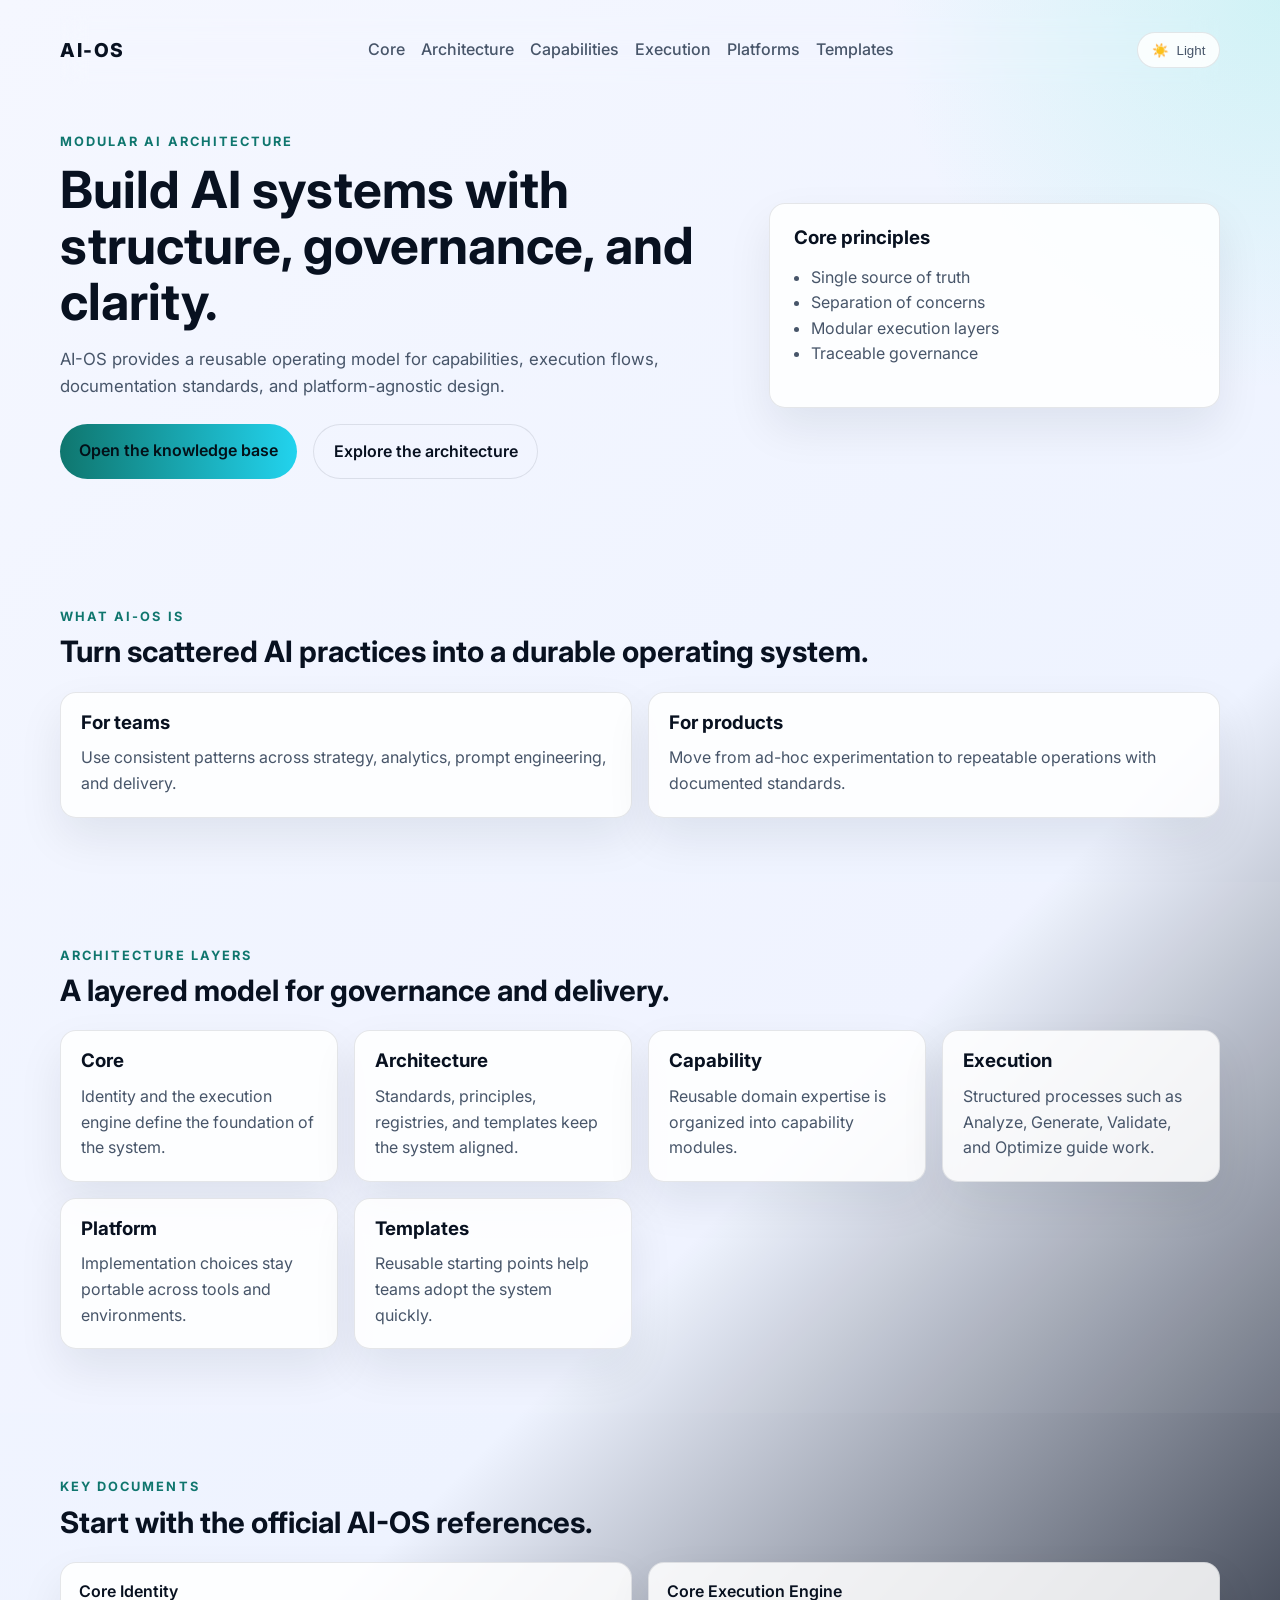
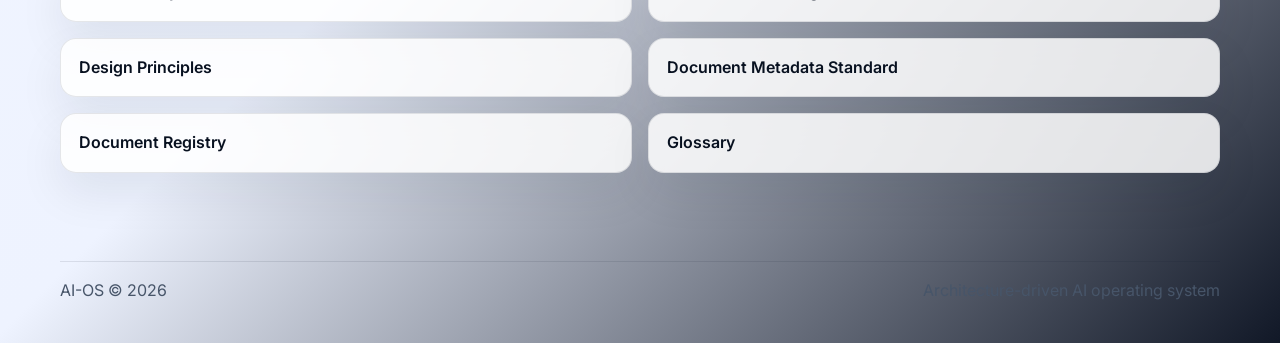
<file: index.html>
<!DOCTYPE html>
<html lang="en">
  <head>
    <meta charset="UTF-8" />
    <meta name="viewport" content="width=device-width, initial-scale=1.0" />
    <title>AI-OS — Operating System for AI Work</title>
    <meta
      name="description"
      content="AI-OS is a modular architecture for governing, designing, and executing AI-driven workflows."
    />
    <link rel="preconnect" href="https://fonts.googleapis.com" />
    <link rel="preconnect" href="https://fonts.gstatic.com" crossorigin />
    <link
      href="https://fonts.googleapis.com/css2?family=Inter:wght@400;500;600;700;800&display=swap"
      rel="stylesheet"
    />
    <link rel="stylesheet" href="styles.css" />
  </head>
  <body>
    <header class="hero">
      <nav class="nav container">
        <a class="brand" href="index.html">AI-OS</a>
        <div class="nav-links">
          <a href="core.html">Core</a>
          <a href="architecture.html">Architecture</a>
          <a href="capabilities.html">Capabilities</a>
          <a href="execution.html">Execution</a>
          <a href="platforms.html">Platforms</a>
          <a href="templates.html">Templates</a>
        </div>
        <button class="theme-toggle" type="button" aria-label="Toggle theme">
          <span class="theme-toggle__icon">🌙</span>
          <span class="theme-toggle__text">Dark</span>
        </button>
      </nav>

      <div class="container hero-grid">
        <div class="reveal">
          <p class="eyebrow">Modular AI architecture</p>
          <h1>Build AI systems with structure, governance, and clarity.</h1>
          <p class="hero-text">
            AI-OS provides a reusable operating model for capabilities, execution flows,
            documentation standards, and platform-agnostic design.
          </p>
          <div class="hero-actions">
            <a class="btn btn-primary" href="core.html">Open the knowledge base</a>
            <a class="btn btn-secondary" href="architecture.html">Explore the architecture</a>
          </div>
        </div>
        <div class="hero-card reveal">
          <h3>Core principles</h3>
          <ul>
            <li>Single source of truth</li>
            <li>Separation of concerns</li>
            <li>Modular execution layers</li>
            <li>Traceable governance</li>
          </ul>
        </div>
      </div>
    </header>

    <main>
      <section id="about" class="section container">
        <div class="section-heading reveal">
          <p class="eyebrow">What AI-OS is</p>
          <h2>Turn scattered AI practices into a durable operating system.</h2>
        </div>
        <div class="split-grid">
          <article class="panel reveal">
            <h3>For teams</h3>
            <p>Use consistent patterns across strategy, analytics, prompt engineering, and delivery.</p>
          </article>
          <article class="panel reveal">
            <h3>For products</h3>
            <p>Move from ad-hoc experimentation to repeatable operations with documented standards.</p>
          </article>
        </div>
      </section>

      <section id="layers" class="section section-alt">
        <div class="container">
          <div class="section-heading reveal">
            <p class="eyebrow">Architecture layers</p>
            <h2>A layered model for governance and delivery.</h2>
          </div>
          <div class="card-grid">
            <article class="card reveal">
              <h3>Core</h3>
              <p>Identity and the execution engine define the foundation of the system.</p>
            </article>
            <article class="card reveal">
              <h3>Architecture</h3>
              <p>Standards, principles, registries, and templates keep the system aligned.</p>
            </article>
            <article class="card reveal">
              <h3>Capability</h3>
              <p>Reusable domain expertise is organized into capability modules.</p>
            </article>
            <article class="card reveal">
              <h3>Execution</h3>
              <p>Structured processes such as Analyze, Generate, Validate, and Optimize guide work.</p>
            </article>
            <article class="card reveal">
              <h3>Platform</h3>
              <p>Implementation choices stay portable across tools and environments.</p>
            </article>
            <article class="card reveal">
              <h3>Templates</h3>
              <p>Reusable starting points help teams adopt the system quickly.</p>
            </article>
          </div>
        </div>
      </section>

      <section id="docs" class="section container">
        <div class="section-heading reveal">
          <p class="eyebrow">Key documents</p>
          <h2>Start with the official AI-OS references.</h2>
        </div>
        <div class="doc-list">
          <a class="doc-item reveal" href="00_Core/Core_Identity.md">Core Identity</a>
          <a class="doc-item reveal" href="00_Core/Core_Execution_Engine.md">Core Execution Engine</a>
          <a class="doc-item reveal" href="01_Architecture/AI-OS_Design_Principles.md">Design Principles</a>
          <a class="doc-item reveal" href="01_Architecture/AI-OS_Document_Metadata_Standard.md">Document Metadata Standard</a>
          <a class="doc-item reveal" href="01_Architecture/AI-OS_Document_Registry.md">Document Registry</a>
          <a class="doc-item reveal" href="01_Architecture/AI-OS_Glossary.md">Glossary</a>
        </div>
      </section>
    </main>

    <footer class="footer">
      <div class="container footer-content">
        <span>AI-OS © <span id="year"></span></span>
        <span>Architecture-driven AI operating system</span>
      </div>
    </footer>

    <script src="script.js"></script>
  </body>
</html>
</file>
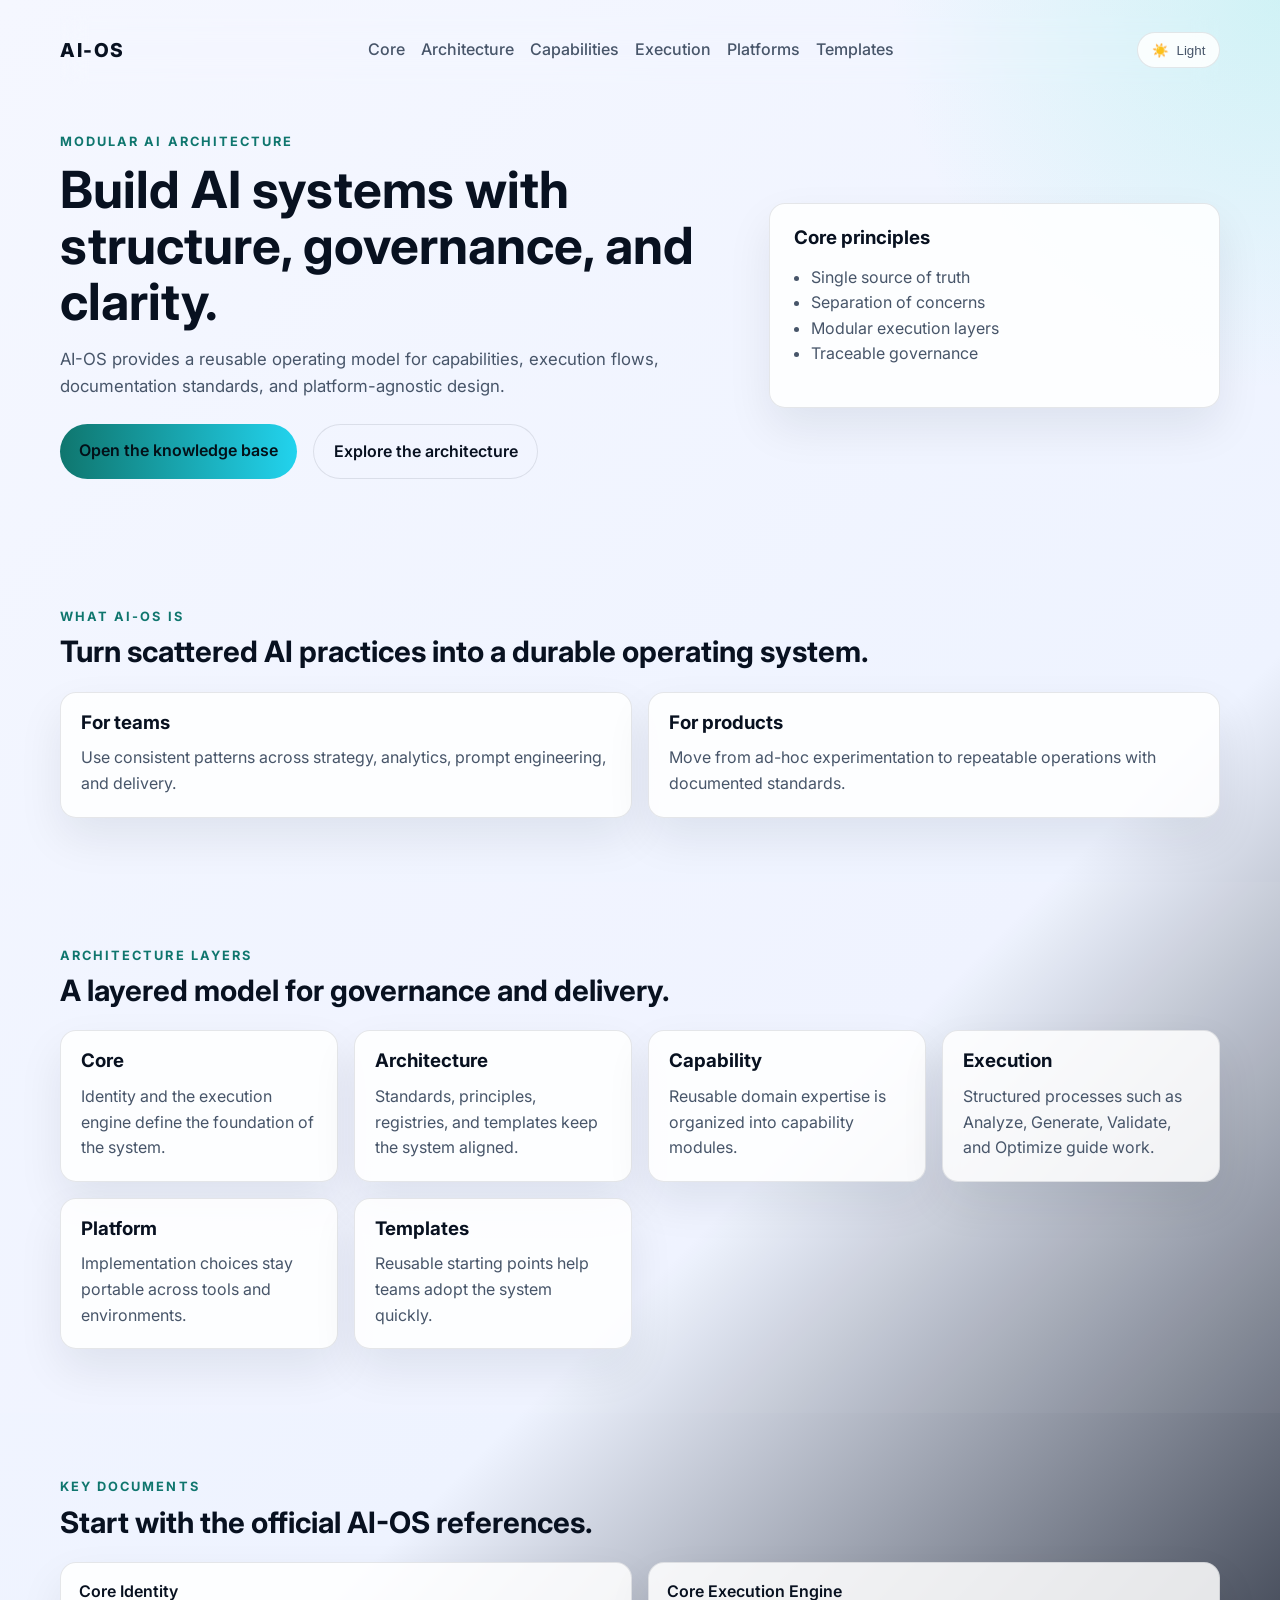
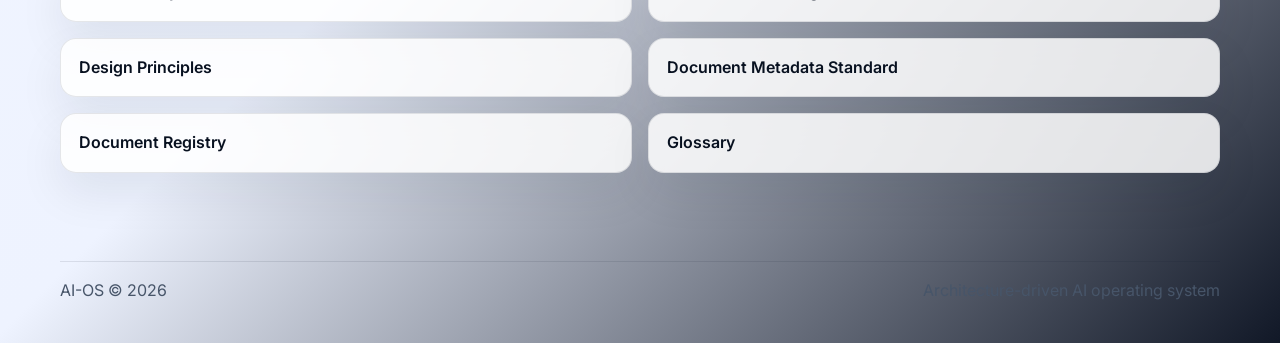
<file: docs/index.html>
<!DOCTYPE html>
<html lang="en">
  <head>
    <meta charset="UTF-8" />
    <meta name="viewport" content="width=device-width, initial-scale=1.0" />
    <title>AI-OS — Operating System for AI Work</title>
    <meta
      name="description"
      content="AI-OS is a modular architecture for governing, designing, and executing AI-driven workflows."
    />
    <link rel="preconnect" href="https://fonts.googleapis.com" />
    <link rel="preconnect" href="https://fonts.gstatic.com" crossorigin />
    <link
      href="https://fonts.googleapis.com/css2?family=Inter:wght@400;500;600;700;800&display=swap"
      rel="stylesheet"
    />
    <link rel="stylesheet" href="styles.css" />
  </head>
  <body>
    <header class="hero">
      <nav class="nav container">
        <a class="brand" href="index.html">AI-OS</a>
        <div class="nav-links">
          <a href="core.html">Core</a>
          <a href="architecture.html">Architecture</a>
          <a href="capabilities.html">Capabilities</a>
          <a href="execution.html">Execution</a>
          <a href="platforms.html">Platforms</a>
          <a href="templates.html">Templates</a>
        </div>
        <button class="theme-toggle" type="button" aria-label="Toggle theme">
          <span class="theme-toggle__icon">🌙</span>
          <span class="theme-toggle__text">Dark</span>
        </button>
      </nav>

      <div class="container hero-grid">
        <div class="reveal">
          <p class="eyebrow">Modular AI architecture</p>
          <h1>Build AI systems with structure, governance, and clarity.</h1>
          <p class="hero-text">
            AI-OS provides a reusable operating model for capabilities, execution flows,
            documentation standards, and platform-agnostic design.
          </p>
          <div class="hero-actions">
            <a class="btn btn-primary" href="core.html">Open the knowledge base</a>
            <a class="btn btn-secondary" href="architecture.html">Explore the architecture</a>
          </div>
        </div>
        <div class="hero-card reveal">
          <h3>Core principles</h3>
          <ul>
            <li>Single source of truth</li>
            <li>Separation of concerns</li>
            <li>Modular execution layers</li>
            <li>Traceable governance</li>
          </ul>
        </div>
      </div>
    </header>

    <main>
      <section id="about" class="section container">
        <div class="section-heading reveal">
          <p class="eyebrow">What AI-OS is</p>
          <h2>Turn scattered AI practices into a durable operating system.</h2>
        </div>
        <div class="split-grid">
          <article class="panel reveal">
            <h3>For teams</h3>
            <p>Use consistent patterns across strategy, analytics, prompt engineering, and delivery.</p>
          </article>
          <article class="panel reveal">
            <h3>For products</h3>
            <p>Move from ad-hoc experimentation to repeatable operations with documented standards.</p>
          </article>
        </div>
      </section>

      <section id="layers" class="section section-alt">
        <div class="container">
          <div class="section-heading reveal">
            <p class="eyebrow">Architecture layers</p>
            <h2>A layered model for governance and delivery.</h2>
          </div>
          <div class="card-grid">
            <article class="card reveal">
              <h3>Core</h3>
              <p>Identity and the execution engine define the foundation of the system.</p>
            </article>
            <article class="card reveal">
              <h3>Architecture</h3>
              <p>Standards, principles, registries, and templates keep the system aligned.</p>
            </article>
            <article class="card reveal">
              <h3>Capability</h3>
              <p>Reusable domain expertise is organized into capability modules.</p>
            </article>
            <article class="card reveal">
              <h3>Execution</h3>
              <p>Structured processes such as Analyze, Generate, Validate, and Optimize guide work.</p>
            </article>
            <article class="card reveal">
              <h3>Platform</h3>
              <p>Implementation choices stay portable across tools and environments.</p>
            </article>
            <article class="card reveal">
              <h3>Templates</h3>
              <p>Reusable starting points help teams adopt the system quickly.</p>
            </article>
          </div>
        </div>
      </section>

      <section id="docs" class="section container">
        <div class="section-heading reveal">
          <p class="eyebrow">Key documents</p>
          <h2>Start with the official AI-OS references.</h2>
        </div>
        <div class="doc-list">
          <a class="doc-item reveal" href="https://github.com/ASskerGarry/AI-Operating-Architecture-Standard/blob/main/00_Core/Core_Identity.md">Core Identity</a>
          <a class="doc-item reveal" href="https://github.com/ASskerGarry/AI-Operating-Architecture-Standard/blob/main/00_Core/Core_Execution_Engine.md">Core Execution Engine</a>
          <a class="doc-item reveal" href="https://github.com/ASskerGarry/AI-Operating-Architecture-Standard/blob/main/01_Architecture/AI-OS_Design_Principles.md">Design Principles</a>
          <a class="doc-item reveal" href="https://github.com/ASskerGarry/AI-Operating-Architecture-Standard/blob/main/01_Architecture/AI-OS_Document_Metadata_Standard.md">Document Metadata Standard</a>
          <a class="doc-item reveal" href="https://github.com/ASskerGarry/AI-Operating-Architecture-Standard/blob/main/01_Architecture/AI-OS_Document_Registry.md">Document Registry</a>
          <a class="doc-item reveal" href="https://github.com/ASskerGarry/AI-Operating-Architecture-Standard/blob/main/01_Architecture/AI-OS_Glossary.md">Glossary</a>
        </div>
      </section>
    </main>

    <footer class="footer">
      <div class="container footer-content">
        <span>AI-OS © <span id="year"></span></span>
        <span>Architecture-driven AI operating system</span>
      </div>
    </footer>

    <script src="script.js"></script>
  </body>
</html>
</file>
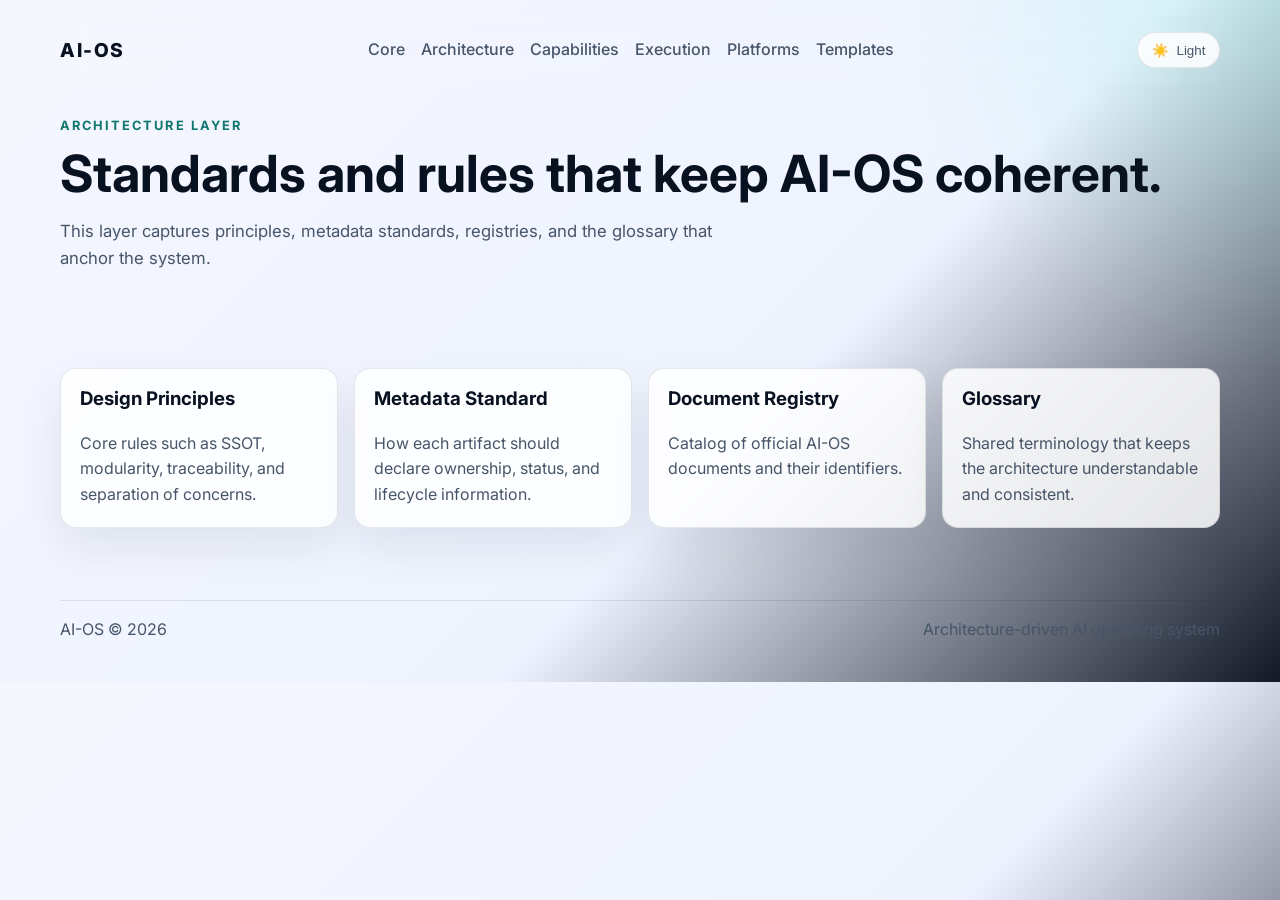
<file: architecture.html>
<!DOCTYPE html>
<html lang="en">
  <head>
    <meta charset="UTF-8" />
    <meta name="viewport" content="width=device-width, initial-scale=1.0" />
    <title>AI-OS — Architecture Layer</title>
    <link rel="preconnect" href="https://fonts.googleapis.com" />
    <link rel="preconnect" href="https://fonts.gstatic.com" crossorigin />
    <link href="https://fonts.googleapis.com/css2?family=Inter:wght@400;500;600;700;800&display=swap" rel="stylesheet" />
    <link rel="stylesheet" href="styles.css" />
  </head>
  <body>
    <header class="hero">
      <nav class="nav container">
        <a class="brand" href="index.html">AI-OS</a>
        <div class="nav-links">
          <a href="core.html">Core</a>
          <a href="architecture.html">Architecture</a>
          <a href="capabilities.html">Capabilities</a>
          <a href="execution.html">Execution</a>
          <a href="platforms.html">Platforms</a>
          <a href="templates.html">Templates</a>
        </div>
        <button class="theme-toggle" type="button" aria-label="Toggle theme">
          <span class="theme-toggle__icon">🌙</span>
          <span class="theme-toggle__text">Dark</span>
        </button>
      </nav>
      <div class="container page-hero">
        <p class="eyebrow">Architecture layer</p>
        <h1>Standards and rules that keep AI-OS coherent.</h1>
        <p class="hero-text">This layer captures principles, metadata standards, registries, and the glossary that anchor the system.</p>
      </div>
    </header>
    <main class="container page-content">
      <div class="card-grid">
        <a class="page-card reveal" href="01_Architecture/AI-OS_Design_Principles.md">
          <h3>Design Principles</h3>
          <p>Core rules such as SSOT, modularity, traceability, and separation of concerns.</p>
        </a>
        <a class="page-card reveal" href="01_Architecture/AI-OS_Document_Metadata_Standard.md">
          <h3>Metadata Standard</h3>
          <p>How each artifact should declare ownership, status, and lifecycle information.</p>
        </a>
        <a class="page-card reveal" href="01_Architecture/AI-OS_Document_Registry.md">
          <h3>Document Registry</h3>
          <p>Catalog of official AI-OS documents and their identifiers.</p>
        </a>
        <a class="page-card reveal" href="01_Architecture/AI-OS_Glossary.md">
          <h3>Glossary</h3>
          <p>Shared terminology that keeps the architecture understandable and consistent.</p>
        </a>
      </div>
    </main>
    <footer class="footer">
      <div class="container footer-content">
        <span>AI-OS © <span id="year"></span></span>
        <span>Architecture-driven AI operating system</span>
      </div>
    </footer>
    <script src="script.js"></script>
  </body>
</html>
</file>
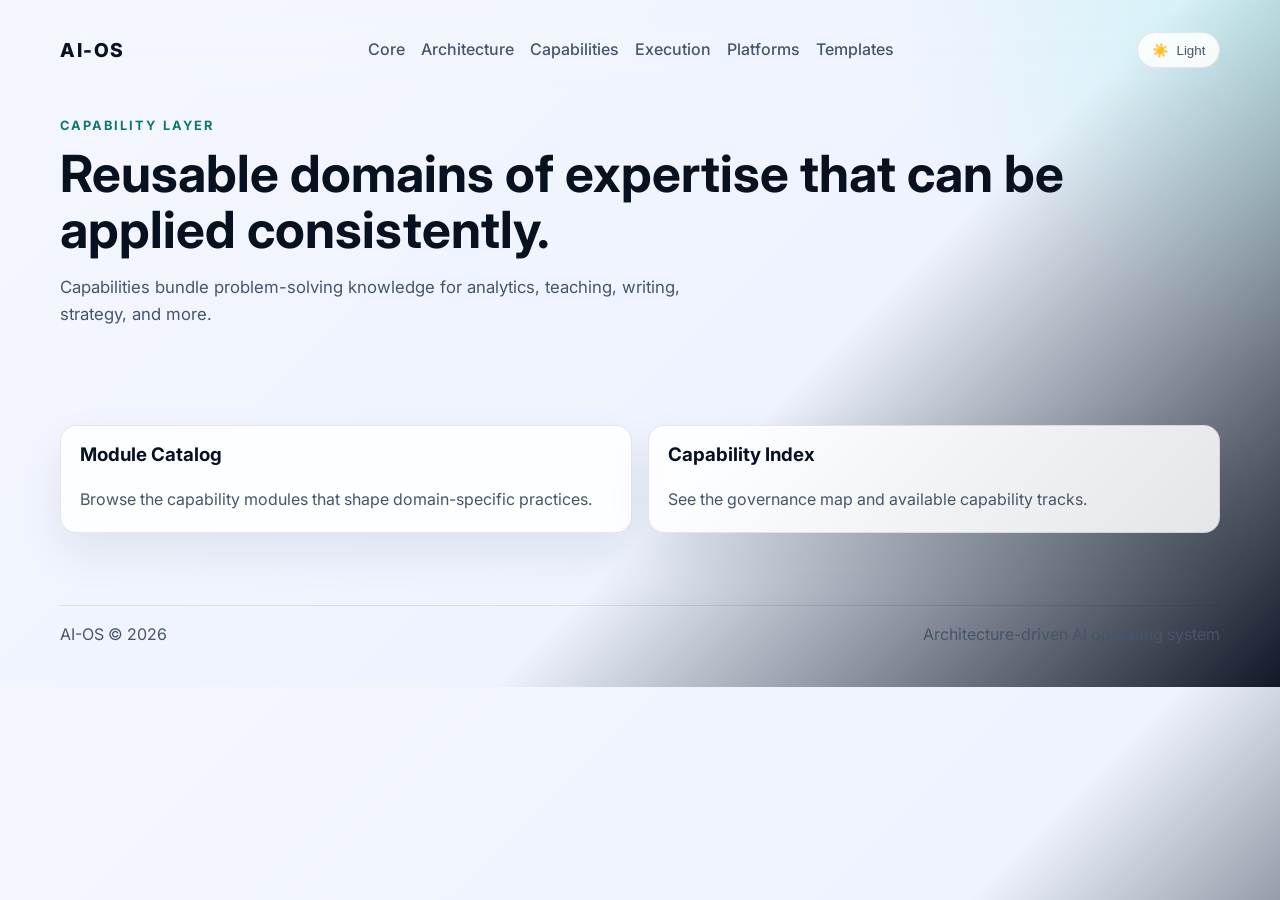
<file: capabilities.html>
<!DOCTYPE html>
<html lang="en">
  <head>
    <meta charset="UTF-8" />
    <meta name="viewport" content="width=device-width, initial-scale=1.0" />
    <title>AI-OS — Capability Layer</title>
    <link rel="preconnect" href="https://fonts.googleapis.com" />
    <link rel="preconnect" href="https://fonts.gstatic.com" crossorigin />
    <link href="https://fonts.googleapis.com/css2?family=Inter:wght@400;500;600;700;800&display=swap" rel="stylesheet" />
    <link rel="stylesheet" href="styles.css" />
  </head>
  <body>
    <header class="hero">
      <nav class="nav container">
        <a class="brand" href="index.html">AI-OS</a>
        <div class="nav-links">
          <a href="core.html">Core</a>
          <a href="architecture.html">Architecture</a>
          <a href="capabilities.html">Capabilities</a>
          <a href="execution.html">Execution</a>
          <a href="platforms.html">Platforms</a>
          <a href="templates.html">Templates</a>
        </div>
        <button class="theme-toggle" type="button" aria-label="Toggle theme">
          <span class="theme-toggle__icon">🌙</span>
          <span class="theme-toggle__text">Dark</span>
        </button>
      </nav>
      <div class="container page-hero">
        <p class="eyebrow">Capability layer</p>
        <h1>Reusable domains of expertise that can be applied consistently.</h1>
        <p class="hero-text">Capabilities bundle problem-solving knowledge for analytics, teaching, writing, strategy, and more.</p>
      </div>
    </header>
    <main class="container page-content">
      <div class="card-grid">
        <a class="page-card reveal" href="02_Capability_Layer/02_Modules/README.md">
          <h3>Module Catalog</h3>
          <p>Browse the capability modules that shape domain-specific practices.</p>
        </a>
        <a class="page-card reveal" href="02_Capability_Layer/00_Governance/06_Capability_Index.md">
          <h3>Capability Index</h3>
          <p>See the governance map and available capability tracks.</p>
        </a>
      </div>
    </main>
    <footer class="footer">
      <div class="container footer-content">
        <span>AI-OS © <span id="year"></span></span>
        <span>Architecture-driven AI operating system</span>
      </div>
    </footer>
    <script src="script.js"></script>
  </body>
</html>
</file>
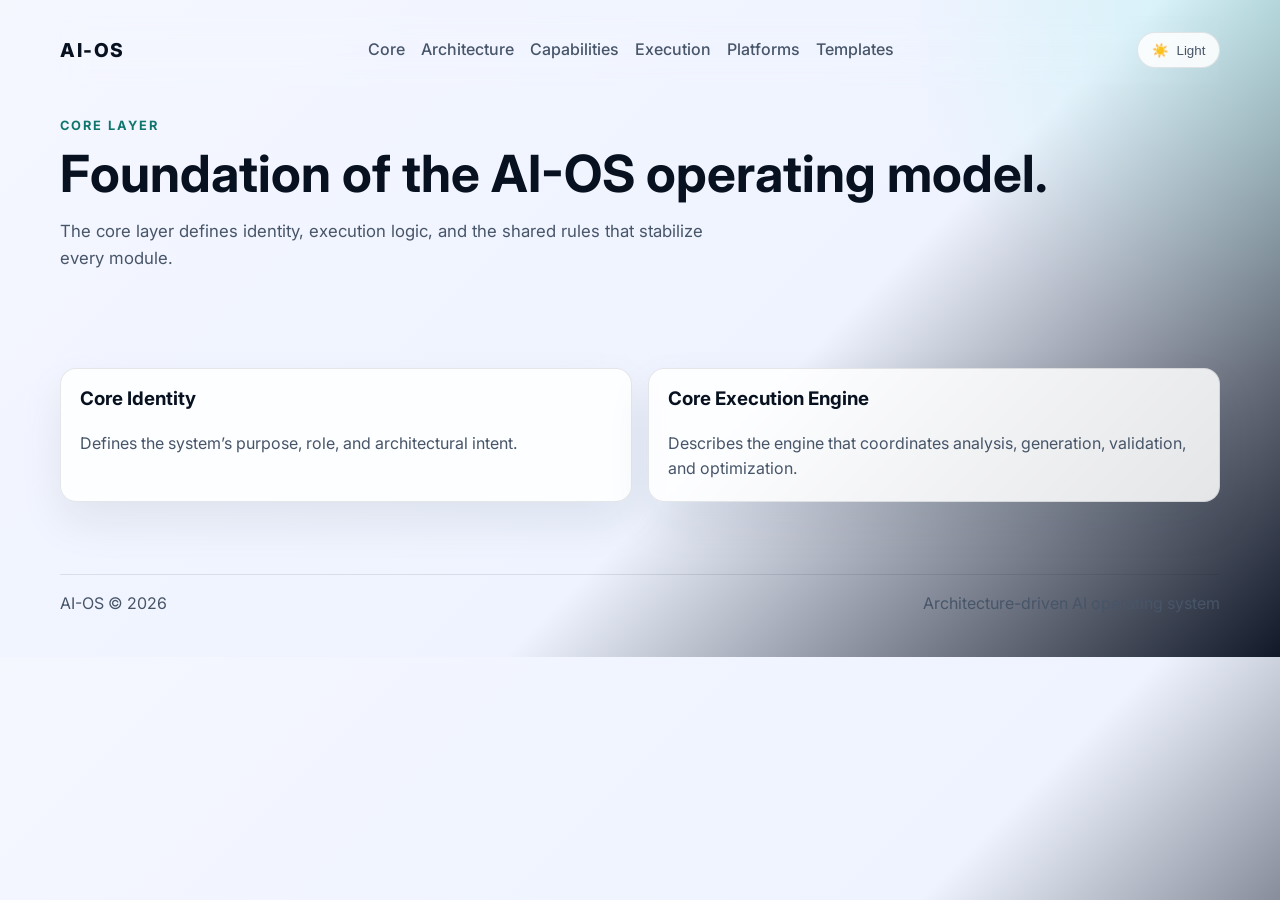
<file: core.html>
<!DOCTYPE html>
<html lang="en">
  <head>
    <meta charset="UTF-8" />
    <meta name="viewport" content="width=device-width, initial-scale=1.0" />
    <title>AI-OS — Core Layer</title>
    <link rel="preconnect" href="https://fonts.googleapis.com" />
    <link rel="preconnect" href="https://fonts.gstatic.com" crossorigin />
    <link href="https://fonts.googleapis.com/css2?family=Inter:wght@400;500;600;700;800&display=swap" rel="stylesheet" />
    <link rel="stylesheet" href="styles.css" />
  </head>
  <body>
    <header class="hero">
      <nav class="nav container">
        <a class="brand" href="index.html">AI-OS</a>
        <div class="nav-links">
          <a href="core.html">Core</a>
          <a href="architecture.html">Architecture</a>
          <a href="capabilities.html">Capabilities</a>
          <a href="execution.html">Execution</a>
          <a href="platforms.html">Platforms</a>
          <a href="templates.html">Templates</a>
        </div>
        <button class="theme-toggle" type="button" aria-label="Toggle theme">
          <span class="theme-toggle__icon">🌙</span>
          <span class="theme-toggle__text">Dark</span>
        </button>
      </nav>
      <div class="container page-hero">
        <p class="eyebrow">Core layer</p>
        <h1>Foundation of the AI-OS operating model.</h1>
        <p class="hero-text">The core layer defines identity, execution logic, and the shared rules that stabilize every module.</p>
      </div>
    </header>
    <main class="container page-content">
      <div class="card-grid">
        <a class="page-card reveal" href="00_Core/Core_Identity.md">
          <h3>Core Identity</h3>
          <p>Defines the system’s purpose, role, and architectural intent.</p>
        </a>
        <a class="page-card reveal" href="00_Core/Core_Execution_Engine.md">
          <h3>Core Execution Engine</h3>
          <p>Describes the engine that coordinates analysis, generation, validation, and optimization.</p>
        </a>
      </div>
    </main>
    <footer class="footer">
      <div class="container footer-content">
        <span>AI-OS © <span id="year"></span></span>
        <span>Architecture-driven AI operating system</span>
      </div>
    </footer>
    <script src="script.js"></script>
  </body>
</html>
</file>
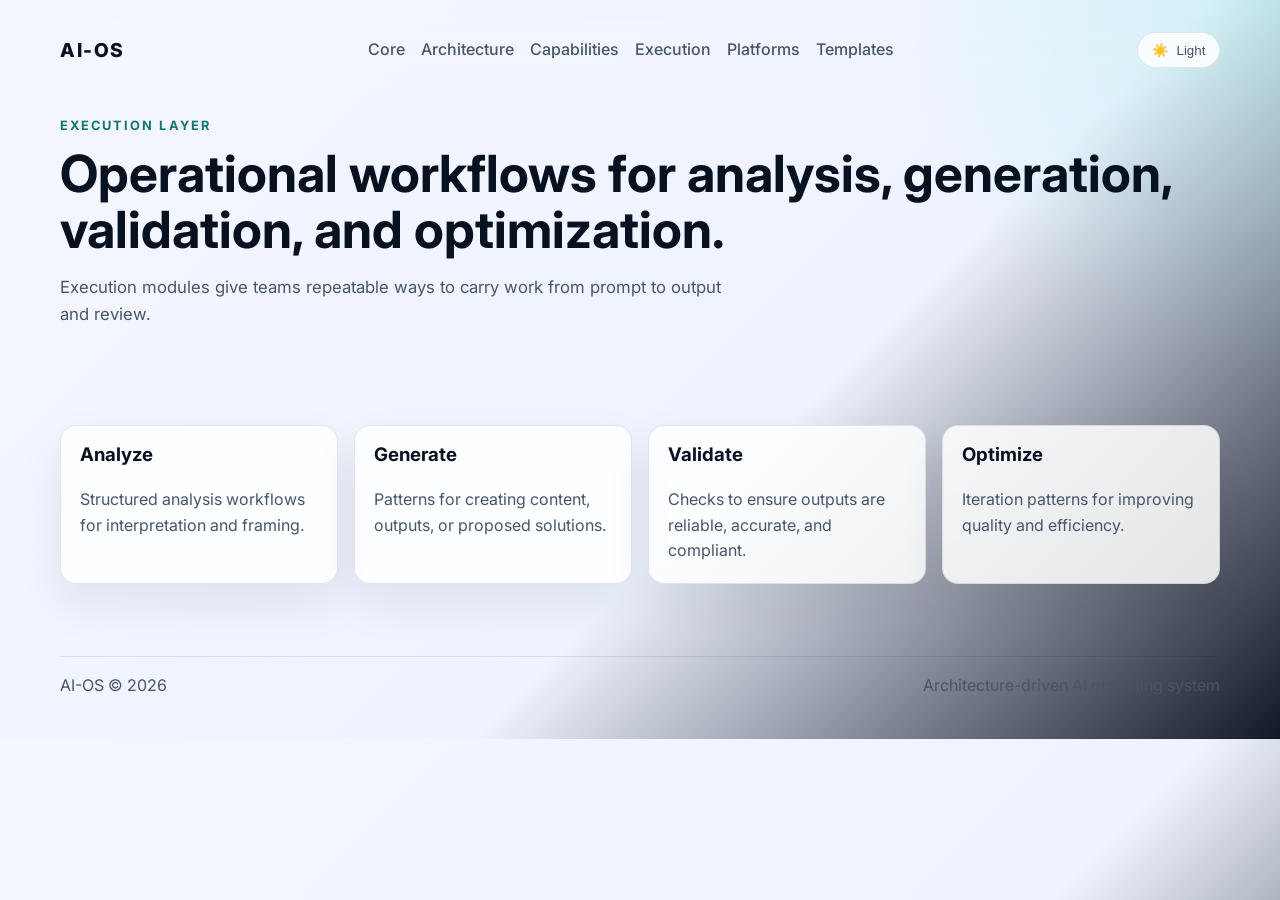
<file: execution.html>
<!DOCTYPE html>
<html lang="en">
  <head>
    <meta charset="UTF-8" />
    <meta name="viewport" content="width=device-width, initial-scale=1.0" />
    <title>AI-OS — Execution Layer</title>
    <link rel="preconnect" href="https://fonts.googleapis.com" />
    <link rel="preconnect" href="https://fonts.gstatic.com" crossorigin />
    <link href="https://fonts.googleapis.com/css2?family=Inter:wght@400;500;600;700;800&display=swap" rel="stylesheet" />
    <link rel="stylesheet" href="styles.css" />
  </head>
  <body>
    <header class="hero">
      <nav class="nav container">
        <a class="brand" href="index.html">AI-OS</a>
        <div class="nav-links">
          <a href="core.html">Core</a>
          <a href="architecture.html">Architecture</a>
          <a href="capabilities.html">Capabilities</a>
          <a href="execution.html">Execution</a>
          <a href="platforms.html">Platforms</a>
          <a href="templates.html">Templates</a>
        </div>
        <button class="theme-toggle" type="button" aria-label="Toggle theme">
          <span class="theme-toggle__icon">🌙</span>
          <span class="theme-toggle__text">Dark</span>
        </button>
      </nav>
      <div class="container page-hero">
        <p class="eyebrow">Execution layer</p>
        <h1>Operational workflows for analysis, generation, validation, and optimization.</h1>
        <p class="hero-text">Execution modules give teams repeatable ways to carry work from prompt to output and review.</p>
      </div>
    </header>
    <main class="container page-content">
      <div class="card-grid">
        <a class="page-card reveal" href="03_Execution_Layer/02_Analysis/README.md">
          <h3>Analyze</h3>
          <p>Structured analysis workflows for interpretation and framing.</p>
        </a>
        <a class="page-card reveal" href="03_Execution_Layer/03_Generation/README.md">
          <h3>Generate</h3>
          <p>Patterns for creating content, outputs, or proposed solutions.</p>
        </a>
        <a class="page-card reveal" href="03_Execution_Layer/04_Validation/README.md">
          <h3>Validate</h3>
          <p>Checks to ensure outputs are reliable, accurate, and compliant.</p>
        </a>
        <a class="page-card reveal" href="03_Execution_Layer/05_Optimization/README.md">
          <h3>Optimize</h3>
          <p>Iteration patterns for improving quality and efficiency.</p>
        </a>
      </div>
    </main>
    <footer class="footer">
      <div class="container footer-content">
        <span>AI-OS © <span id="year"></span></span>
        <span>Architecture-driven AI operating system</span>
      </div>
    </footer>
    <script src="script.js"></script>
  </body>
</html>
</file>
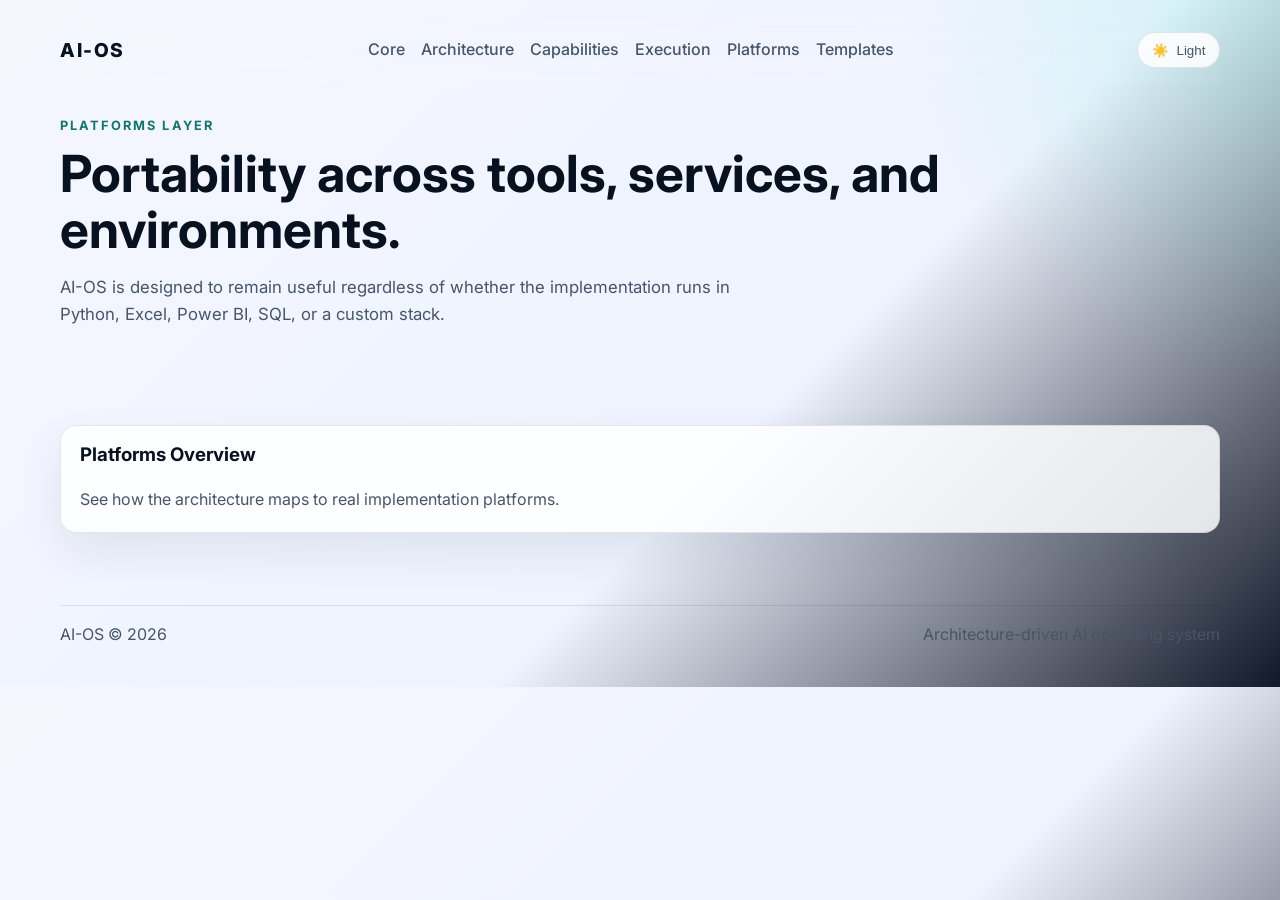
<file: platforms.html>
<!DOCTYPE html>
<html lang="en">
  <head>
    <meta charset="UTF-8" />
    <meta name="viewport" content="width=device-width, initial-scale=1.0" />
    <title>AI-OS — Platforms Layer</title>
    <link rel="preconnect" href="https://fonts.googleapis.com" />
    <link rel="preconnect" href="https://fonts.gstatic.com" crossorigin />
    <link href="https://fonts.googleapis.com/css2?family=Inter:wght@400;500;600;700;800&display=swap" rel="stylesheet" />
    <link rel="stylesheet" href="styles.css" />
  </head>
  <body>
    <header class="hero">
      <nav class="nav container">
        <a class="brand" href="index.html">AI-OS</a>
        <div class="nav-links">
          <a href="core.html">Core</a>
          <a href="architecture.html">Architecture</a>
          <a href="capabilities.html">Capabilities</a>
          <a href="execution.html">Execution</a>
          <a href="platforms.html">Platforms</a>
          <a href="templates.html">Templates</a>
        </div>
        <button class="theme-toggle" type="button" aria-label="Toggle theme">
          <span class="theme-toggle__icon">🌙</span>
          <span class="theme-toggle__text">Dark</span>
        </button>
      </nav>
      <div class="container page-hero">
        <p class="eyebrow">Platforms layer</p>
        <h1>Portability across tools, services, and environments.</h1>
        <p class="hero-text">AI-OS is designed to remain useful regardless of whether the implementation runs in Python, Excel, Power BI, SQL, or a custom stack.</p>
      </div>
    </header>
    <main class="container page-content">
      <div class="card-grid">
        <a class="page-card reveal" href="04_Platforms/README.md">
          <h3>Platforms Overview</h3>
          <p>See how the architecture maps to real implementation platforms.</p>
        </a>
      </div>
    </main>
    <footer class="footer">
      <div class="container footer-content">
        <span>AI-OS © <span id="year"></span></span>
        <span>Architecture-driven AI operating system</span>
      </div>
    </footer>
    <script src="script.js"></script>
  </body>
</html>
</file>
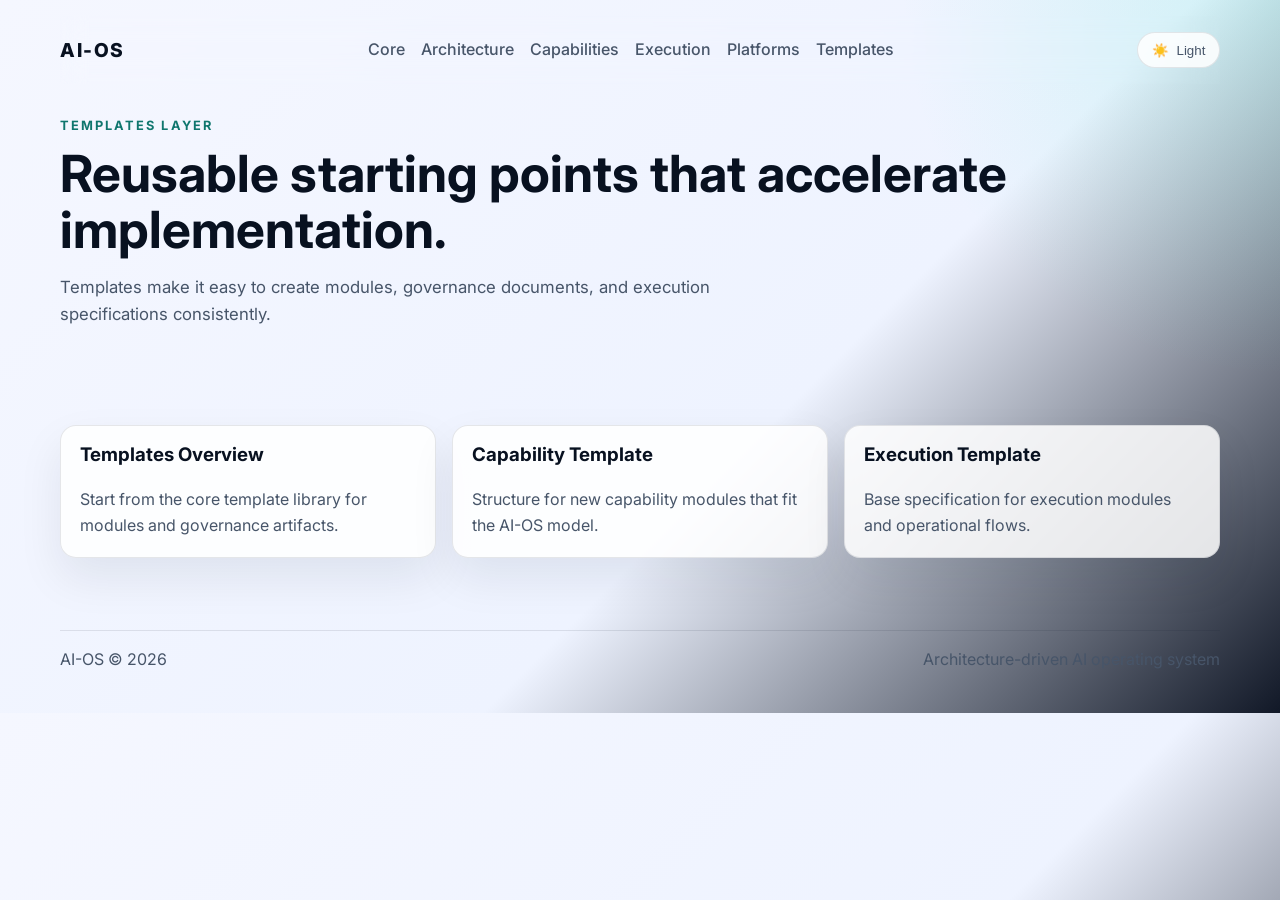
<file: templates.html>
<!DOCTYPE html>
<html lang="en">
  <head>
    <meta charset="UTF-8" />
    <meta name="viewport" content="width=device-width, initial-scale=1.0" />
    <title>AI-OS — Templates Layer</title>
    <link rel="preconnect" href="https://fonts.googleapis.com" />
    <link rel="preconnect" href="https://fonts.gstatic.com" crossorigin />
    <link href="https://fonts.googleapis.com/css2?family=Inter:wght@400;500;600;700;800&display=swap" rel="stylesheet" />
    <link rel="stylesheet" href="styles.css" />
  </head>
  <body>
    <header class="hero">
      <nav class="nav container">
        <a class="brand" href="index.html">AI-OS</a>
        <div class="nav-links">
          <a href="core.html">Core</a>
          <a href="architecture.html">Architecture</a>
          <a href="capabilities.html">Capabilities</a>
          <a href="execution.html">Execution</a>
          <a href="platforms.html">Platforms</a>
          <a href="templates.html">Templates</a>
        </div>
        <button class="theme-toggle" type="button" aria-label="Toggle theme">
          <span class="theme-toggle__icon">🌙</span>
          <span class="theme-toggle__text">Dark</span>
        </button>
      </nav>
      <div class="container page-hero">
        <p class="eyebrow">Templates layer</p>
        <h1>Reusable starting points that accelerate implementation.</h1>
        <p class="hero-text">Templates make it easy to create modules, governance documents, and execution specifications consistently.</p>
      </div>
    </header>
    <main class="container page-content">
      <div class="card-grid">
        <a class="page-card reveal" href="05_Templates/README.md">
          <h3>Templates Overview</h3>
          <p>Start from the core template library for modules and governance artifacts.</p>
        </a>
        <a class="page-card reveal" href="02_Capability_Layer/01_Templates/00_Capability_Module_Template.md">
          <h3>Capability Template</h3>
          <p>Structure for new capability modules that fit the AI-OS model.</p>
        </a>
        <a class="page-card reveal" href="03_Execution_Layer/01_Templates/01_Execution_Module_Template.md">
          <h3>Execution Template</h3>
          <p>Base specification for execution modules and operational flows.</p>
        </a>
      </div>
    </main>
    <footer class="footer">
      <div class="container footer-content">
        <span>AI-OS © <span id="year"></span></span>
        <span>Architecture-driven AI operating system</span>
      </div>
    </footer>
    <script src="script.js"></script>
  </body>
</html>
</file>
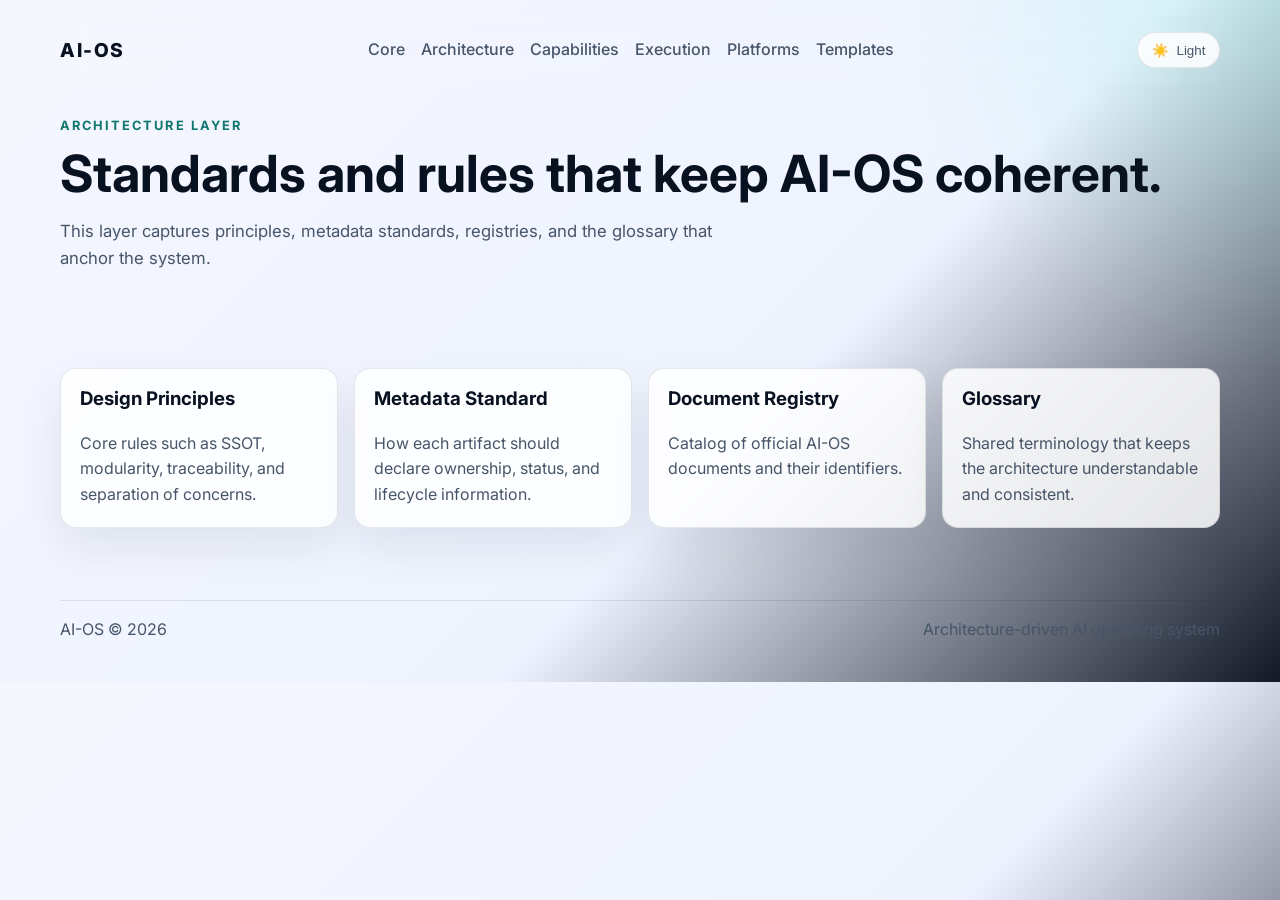
<file: docs/architecture.html>
<!DOCTYPE html>
<html lang="en">
  <head>
    <meta charset="UTF-8" />
    <meta name="viewport" content="width=device-width, initial-scale=1.0" />
    <title>AI-OS — Architecture Layer</title>
    <link rel="preconnect" href="https://fonts.googleapis.com" />
    <link rel="preconnect" href="https://fonts.gstatic.com" crossorigin />
    <link href="https://fonts.googleapis.com/css2?family=Inter:wght@400;500;600;700;800&display=swap" rel="stylesheet" />
    <link rel="stylesheet" href="styles.css" />
  </head>
  <body>
    <header class="hero">
      <nav class="nav container">
        <a class="brand" href="index.html">AI-OS</a>
        <div class="nav-links">
          <a href="core.html">Core</a>
          <a href="architecture.html">Architecture</a>
          <a href="capabilities.html">Capabilities</a>
          <a href="execution.html">Execution</a>
          <a href="platforms.html">Platforms</a>
          <a href="templates.html">Templates</a>
        </div>
        <button class="theme-toggle" type="button" aria-label="Toggle theme">
          <span class="theme-toggle__icon">🌙</span>
          <span class="theme-toggle__text">Dark</span>
        </button>
      </nav>
      <div class="container page-hero">
        <p class="eyebrow">Architecture layer</p>
        <h1>Standards and rules that keep AI-OS coherent.</h1>
        <p class="hero-text">This layer captures principles, metadata standards, registries, and the glossary that anchor the system.</p>
      </div>
    </header>
    <main class="container page-content">
      <div class="card-grid">
        <a class="page-card reveal" href="https://github.com/ASskerGarry/AI-Operating-Architecture-Standard/blob/main/01_Architecture/AI-OS_Design_Principles.md">
          <h3>Design Principles</h3>
          <p>Core rules such as SSOT, modularity, traceability, and separation of concerns.</p>
        </a>
        <a class="page-card reveal" href="https://github.com/ASskerGarry/AI-Operating-Architecture-Standard/blob/main/01_Architecture/AI-OS_Document_Metadata_Standard.md">
          <h3>Metadata Standard</h3>
          <p>How each artifact should declare ownership, status, and lifecycle information.</p>
        </a>
        <a class="page-card reveal" href="https://github.com/ASskerGarry/AI-Operating-Architecture-Standard/blob/main/01_Architecture/AI-OS_Document_Registry.md">
          <h3>Document Registry</h3>
          <p>Catalog of official AI-OS documents and their identifiers.</p>
        </a>
        <a class="page-card reveal" href="https://github.com/ASskerGarry/AI-Operating-Architecture-Standard/blob/main/01_Architecture/AI-OS_Glossary.md">
          <h3>Glossary</h3>
          <p>Shared terminology that keeps the architecture understandable and consistent.</p>
        </a>
      </div>
    </main>
    <footer class="footer">
      <div class="container footer-content">
        <span>AI-OS © <span id="year"></span></span>
        <span>Architecture-driven AI operating system</span>
      </div>
    </footer>
    <script src="script.js"></script>
  </body>
</html>
</file>
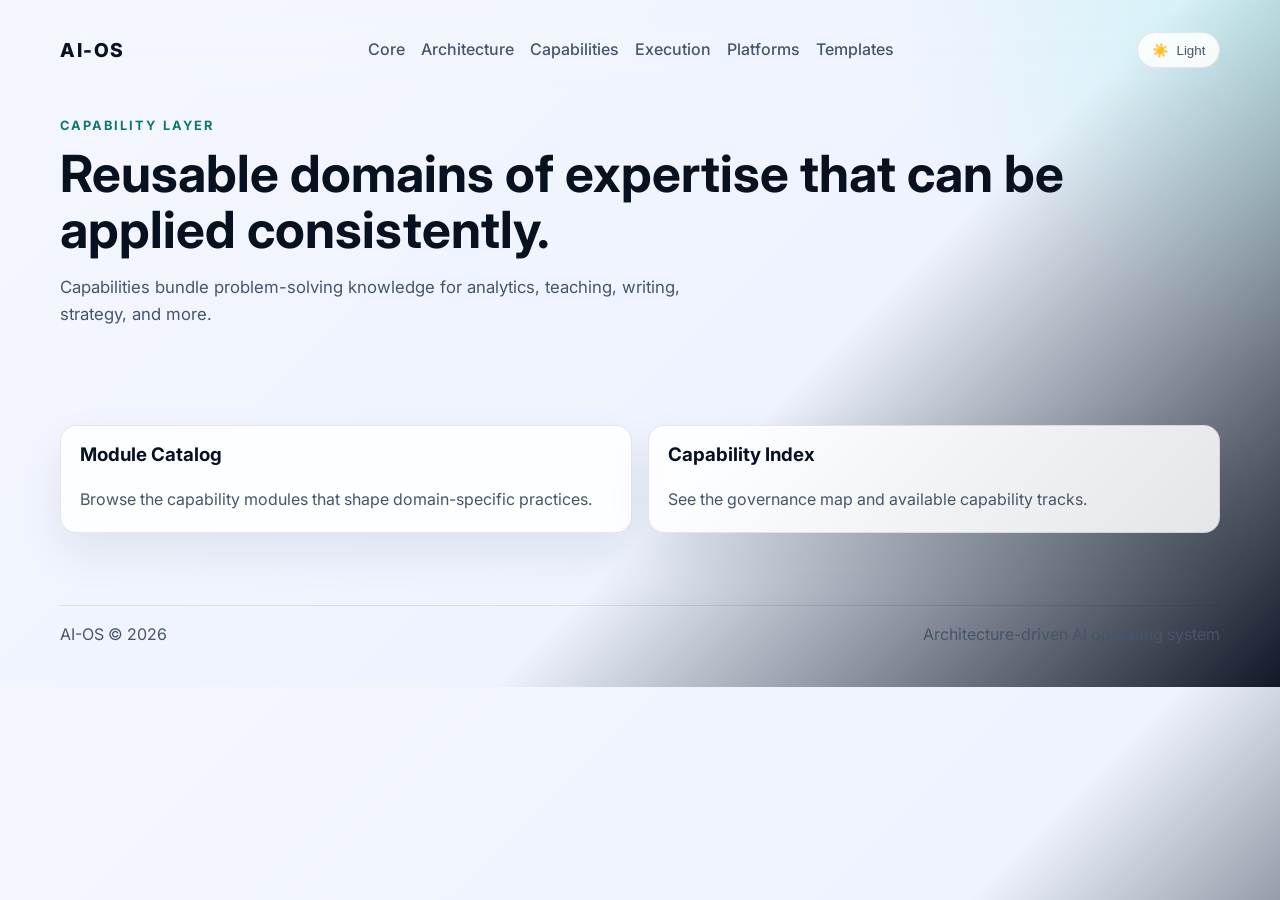
<file: docs/capabilities.html>
<!DOCTYPE html>
<html lang="en">
  <head>
    <meta charset="UTF-8" />
    <meta name="viewport" content="width=device-width, initial-scale=1.0" />
    <title>AI-OS — Capability Layer</title>
    <link rel="preconnect" href="https://fonts.googleapis.com" />
    <link rel="preconnect" href="https://fonts.gstatic.com" crossorigin />
    <link href="https://fonts.googleapis.com/css2?family=Inter:wght@400;500;600;700;800&display=swap" rel="stylesheet" />
    <link rel="stylesheet" href="styles.css" />
  </head>
  <body>
    <header class="hero">
      <nav class="nav container">
        <a class="brand" href="index.html">AI-OS</a>
        <div class="nav-links">
          <a href="core.html">Core</a>
          <a href="architecture.html">Architecture</a>
          <a href="capabilities.html">Capabilities</a>
          <a href="execution.html">Execution</a>
          <a href="platforms.html">Platforms</a>
          <a href="templates.html">Templates</a>
        </div>
        <button class="theme-toggle" type="button" aria-label="Toggle theme">
          <span class="theme-toggle__icon">🌙</span>
          <span class="theme-toggle__text">Dark</span>
        </button>
      </nav>
      <div class="container page-hero">
        <p class="eyebrow">Capability layer</p>
        <h1>Reusable domains of expertise that can be applied consistently.</h1>
        <p class="hero-text">Capabilities bundle problem-solving knowledge for analytics, teaching, writing, strategy, and more.</p>
      </div>
    </header>
    <main class="container page-content">
      <div class="card-grid">
        <a class="page-card reveal" href="https://github.com/ASskerGarry/AI-Operating-Architecture-Standard/blob/main/02_Capability_Layer/02_Modules/README.md">
          <h3>Module Catalog</h3>
          <p>Browse the capability modules that shape domain-specific practices.</p>
        </a>
        <a class="page-card reveal" href="https://github.com/ASskerGarry/AI-Operating-Architecture-Standard/blob/main/02_Capability_Layer/00_Governance/06_Capability_Index.md">
          <h3>Capability Index</h3>
          <p>See the governance map and available capability tracks.</p>
        </a>
      </div>
    </main>
    <footer class="footer">
      <div class="container footer-content">
        <span>AI-OS © <span id="year"></span></span>
        <span>Architecture-driven AI operating system</span>
      </div>
    </footer>
    <script src="script.js"></script>
  </body>
</html>
</file>
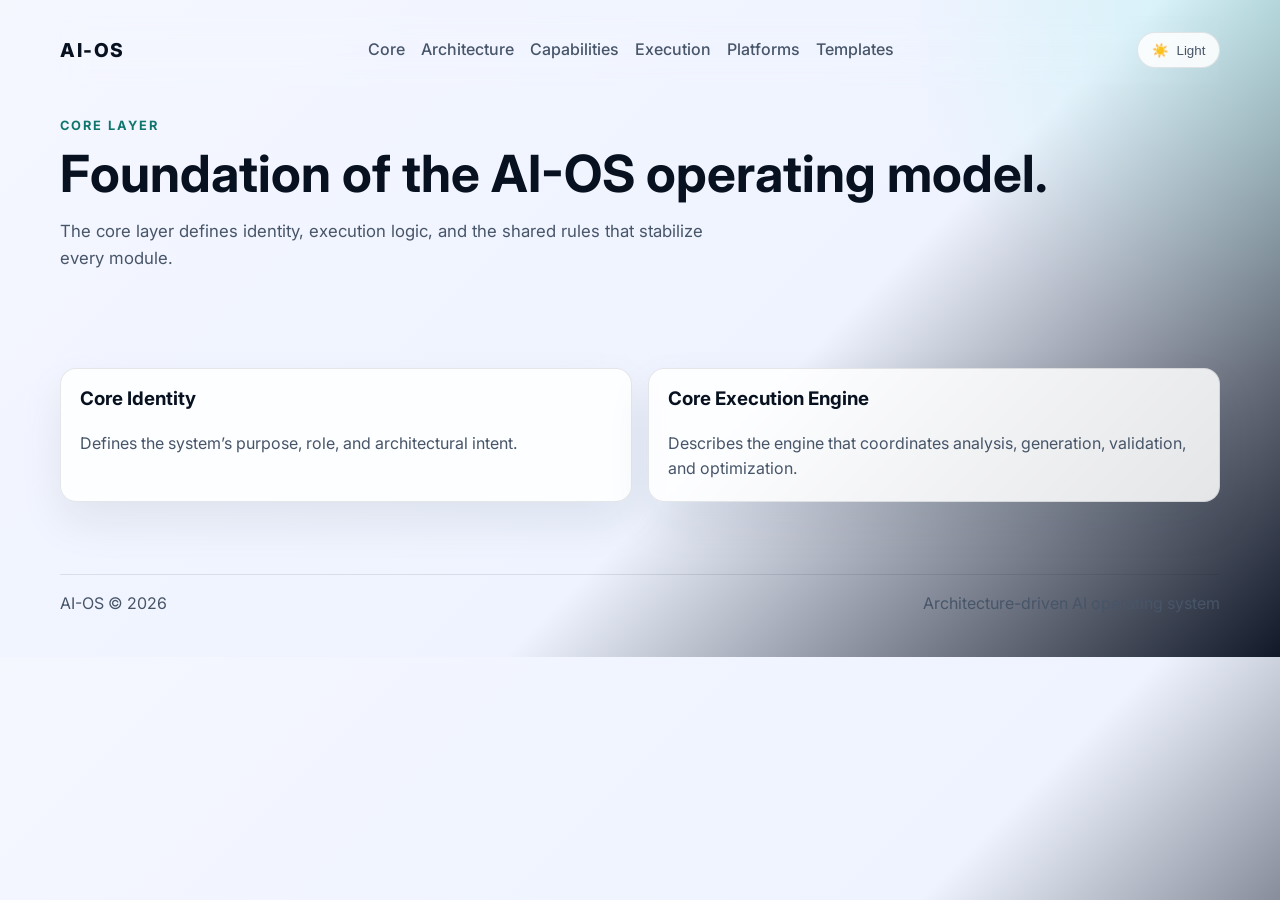
<file: docs/core.html>
<!DOCTYPE html>
<html lang="en">
  <head>
    <meta charset="UTF-8" />
    <meta name="viewport" content="width=device-width, initial-scale=1.0" />
    <title>AI-OS — Core Layer</title>
    <link rel="preconnect" href="https://fonts.googleapis.com" />
    <link rel="preconnect" href="https://fonts.gstatic.com" crossorigin />
    <link href="https://fonts.googleapis.com/css2?family=Inter:wght@400;500;600;700;800&display=swap" rel="stylesheet" />
    <link rel="stylesheet" href="styles.css" />
  </head>
  <body>
    <header class="hero">
      <nav class="nav container">
        <a class="brand" href="index.html">AI-OS</a>
        <div class="nav-links">
          <a href="core.html">Core</a>
          <a href="architecture.html">Architecture</a>
          <a href="capabilities.html">Capabilities</a>
          <a href="execution.html">Execution</a>
          <a href="platforms.html">Platforms</a>
          <a href="templates.html">Templates</a>
        </div>
        <button class="theme-toggle" type="button" aria-label="Toggle theme">
          <span class="theme-toggle__icon">🌙</span>
          <span class="theme-toggle__text">Dark</span>
        </button>
      </nav>
      <div class="container page-hero">
        <p class="eyebrow">Core layer</p>
        <h1>Foundation of the AI-OS operating model.</h1>
        <p class="hero-text">The core layer defines identity, execution logic, and the shared rules that stabilize every module.</p>
      </div>
    </header>
    <main class="container page-content">
      <div class="card-grid">
        <a class="page-card reveal" href="https://github.com/ASskerGarry/AI-Operating-Architecture-Standard/blob/main/00_Core/Core_Identity.md">
          <h3>Core Identity</h3>
          <p>Defines the system’s purpose, role, and architectural intent.</p>
        </a>
        <a class="page-card reveal" href="https://github.com/ASskerGarry/AI-Operating-Architecture-Standard/blob/main/00_Core/Core_Execution_Engine.md">
          <h3>Core Execution Engine</h3>
          <p>Describes the engine that coordinates analysis, generation, validation, and optimization.</p>
        </a>
      </div>
    </main>
    <footer class="footer">
      <div class="container footer-content">
        <span>AI-OS © <span id="year"></span></span>
        <span>Architecture-driven AI operating system</span>
      </div>
    </footer>
    <script src="script.js"></script>
  </body>
</html>
</file>
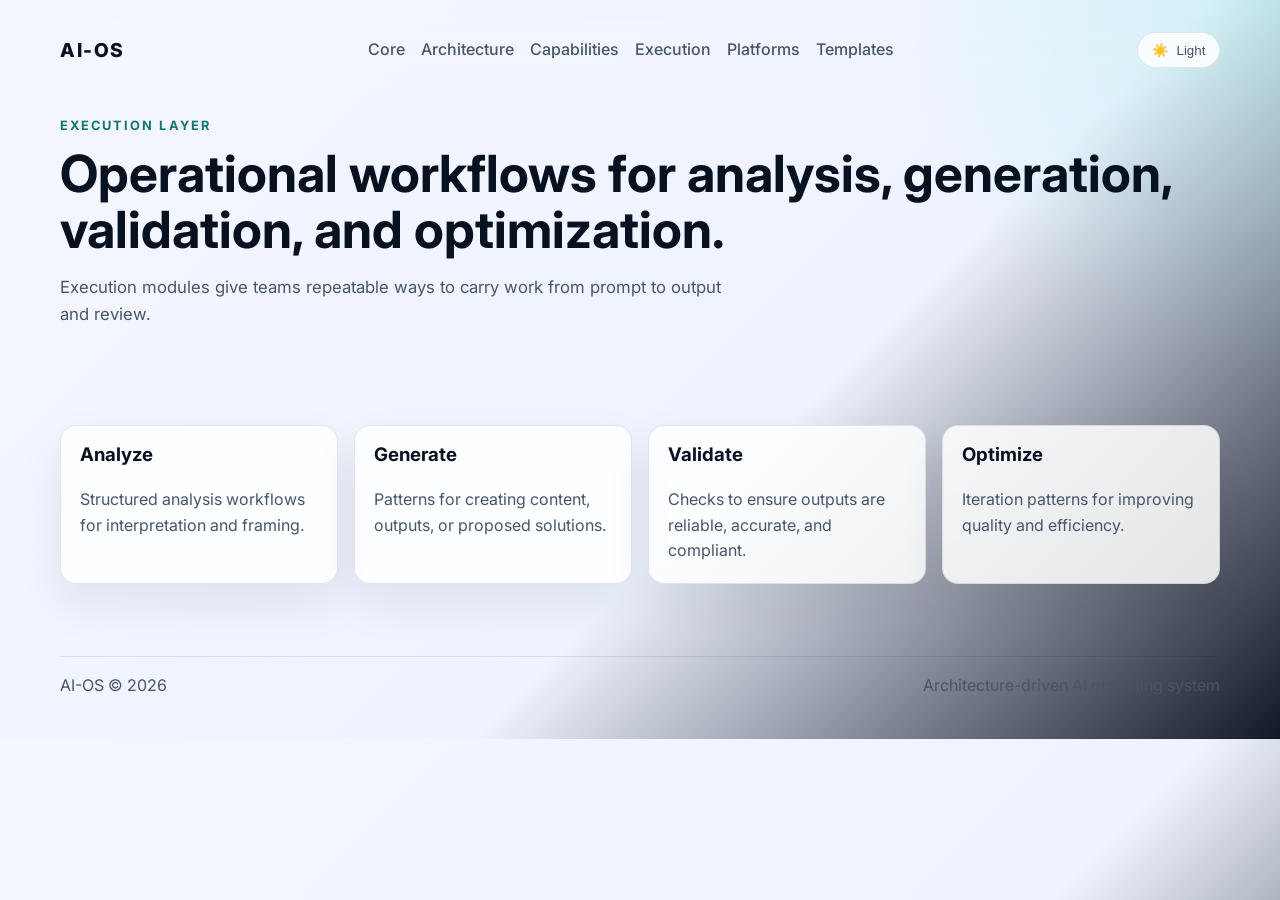
<file: docs/execution.html>
<!DOCTYPE html>
<html lang="en">
  <head>
    <meta charset="UTF-8" />
    <meta name="viewport" content="width=device-width, initial-scale=1.0" />
    <title>AI-OS — Execution Layer</title>
    <link rel="preconnect" href="https://fonts.googleapis.com" />
    <link rel="preconnect" href="https://fonts.gstatic.com" crossorigin />
    <link href="https://fonts.googleapis.com/css2?family=Inter:wght@400;500;600;700;800&display=swap" rel="stylesheet" />
    <link rel="stylesheet" href="styles.css" />
  </head>
  <body>
    <header class="hero">
      <nav class="nav container">
        <a class="brand" href="index.html">AI-OS</a>
        <div class="nav-links">
          <a href="core.html">Core</a>
          <a href="architecture.html">Architecture</a>
          <a href="capabilities.html">Capabilities</a>
          <a href="execution.html">Execution</a>
          <a href="platforms.html">Platforms</a>
          <a href="templates.html">Templates</a>
        </div>
        <button class="theme-toggle" type="button" aria-label="Toggle theme">
          <span class="theme-toggle__icon">🌙</span>
          <span class="theme-toggle__text">Dark</span>
        </button>
      </nav>
      <div class="container page-hero">
        <p class="eyebrow">Execution layer</p>
        <h1>Operational workflows for analysis, generation, validation, and optimization.</h1>
        <p class="hero-text">Execution modules give teams repeatable ways to carry work from prompt to output and review.</p>
      </div>
    </header>
    <main class="container page-content">
      <div class="card-grid">
        <a class="page-card reveal" href="https://github.com/ASskerGarry/AI-Operating-Architecture-Standard/blob/main/03_Execution_Layer/02_Analysis/README.md">
          <h3>Analyze</h3>
          <p>Structured analysis workflows for interpretation and framing.</p>
        </a>
        <a class="page-card reveal" href="https://github.com/ASskerGarry/AI-Operating-Architecture-Standard/blob/main/03_Execution_Layer/03_Generation/README.md">
          <h3>Generate</h3>
          <p>Patterns for creating content, outputs, or proposed solutions.</p>
        </a>
        <a class="page-card reveal" href="https://github.com/ASskerGarry/AI-Operating-Architecture-Standard/blob/main/03_Execution_Layer/04_Validation/README.md">
          <h3>Validate</h3>
          <p>Checks to ensure outputs are reliable, accurate, and compliant.</p>
        </a>
        <a class="page-card reveal" href="https://github.com/ASskerGarry/AI-Operating-Architecture-Standard/blob/main/03_Execution_Layer/05_Optimization/README.md">
          <h3>Optimize</h3>
          <p>Iteration patterns for improving quality and efficiency.</p>
        </a>
      </div>
    </main>
    <footer class="footer">
      <div class="container footer-content">
        <span>AI-OS © <span id="year"></span></span>
        <span>Architecture-driven AI operating system</span>
      </div>
    </footer>
    <script src="script.js"></script>
  </body>
</html>
</file>
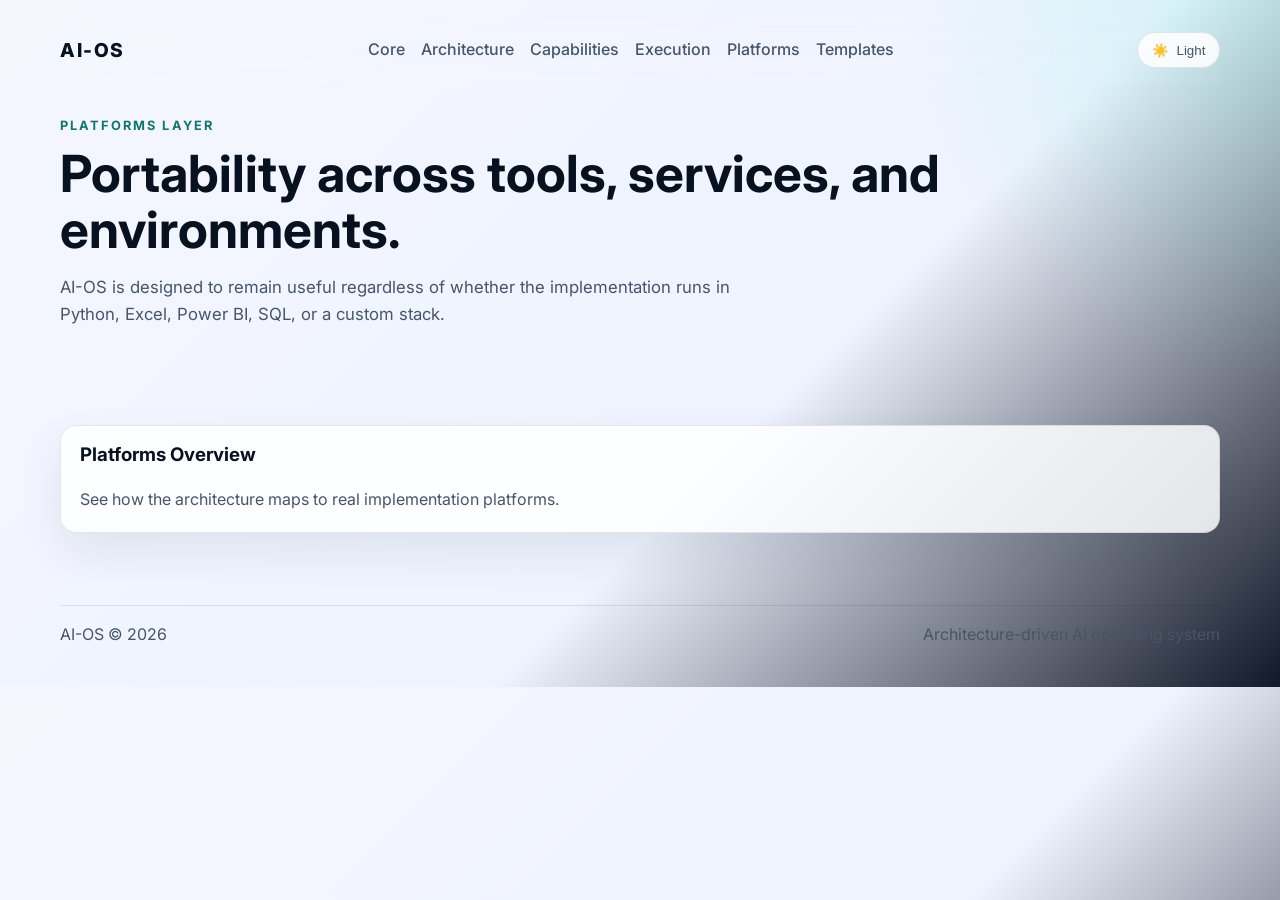
<file: docs/platforms.html>
<!DOCTYPE html>
<html lang="en">
  <head>
    <meta charset="UTF-8" />
    <meta name="viewport" content="width=device-width, initial-scale=1.0" />
    <title>AI-OS — Platforms Layer</title>
    <link rel="preconnect" href="https://fonts.googleapis.com" />
    <link rel="preconnect" href="https://fonts.gstatic.com" crossorigin />
    <link href="https://fonts.googleapis.com/css2?family=Inter:wght@400;500;600;700;800&display=swap" rel="stylesheet" />
    <link rel="stylesheet" href="styles.css" />
  </head>
  <body>
    <header class="hero">
      <nav class="nav container">
        <a class="brand" href="index.html">AI-OS</a>
        <div class="nav-links">
          <a href="core.html">Core</a>
          <a href="architecture.html">Architecture</a>
          <a href="capabilities.html">Capabilities</a>
          <a href="execution.html">Execution</a>
          <a href="platforms.html">Platforms</a>
          <a href="templates.html">Templates</a>
        </div>
        <button class="theme-toggle" type="button" aria-label="Toggle theme">
          <span class="theme-toggle__icon">🌙</span>
          <span class="theme-toggle__text">Dark</span>
        </button>
      </nav>
      <div class="container page-hero">
        <p class="eyebrow">Platforms layer</p>
        <h1>Portability across tools, services, and environments.</h1>
        <p class="hero-text">AI-OS is designed to remain useful regardless of whether the implementation runs in Python, Excel, Power BI, SQL, or a custom stack.</p>
      </div>
    </header>
    <main class="container page-content">
      <div class="card-grid">
        <a class="page-card reveal" href="https://github.com/ASskerGarry/AI-Operating-Architecture-Standard/blob/main/04_Platforms/README.md">
          <h3>Platforms Overview</h3>
          <p>See how the architecture maps to real implementation platforms.</p>
        </a>
      </div>
    </main>
    <footer class="footer">
      <div class="container footer-content">
        <span>AI-OS © <span id="year"></span></span>
        <span>Architecture-driven AI operating system</span>
      </div>
    </footer>
    <script src="script.js"></script>
  </body>
</html>
</file>
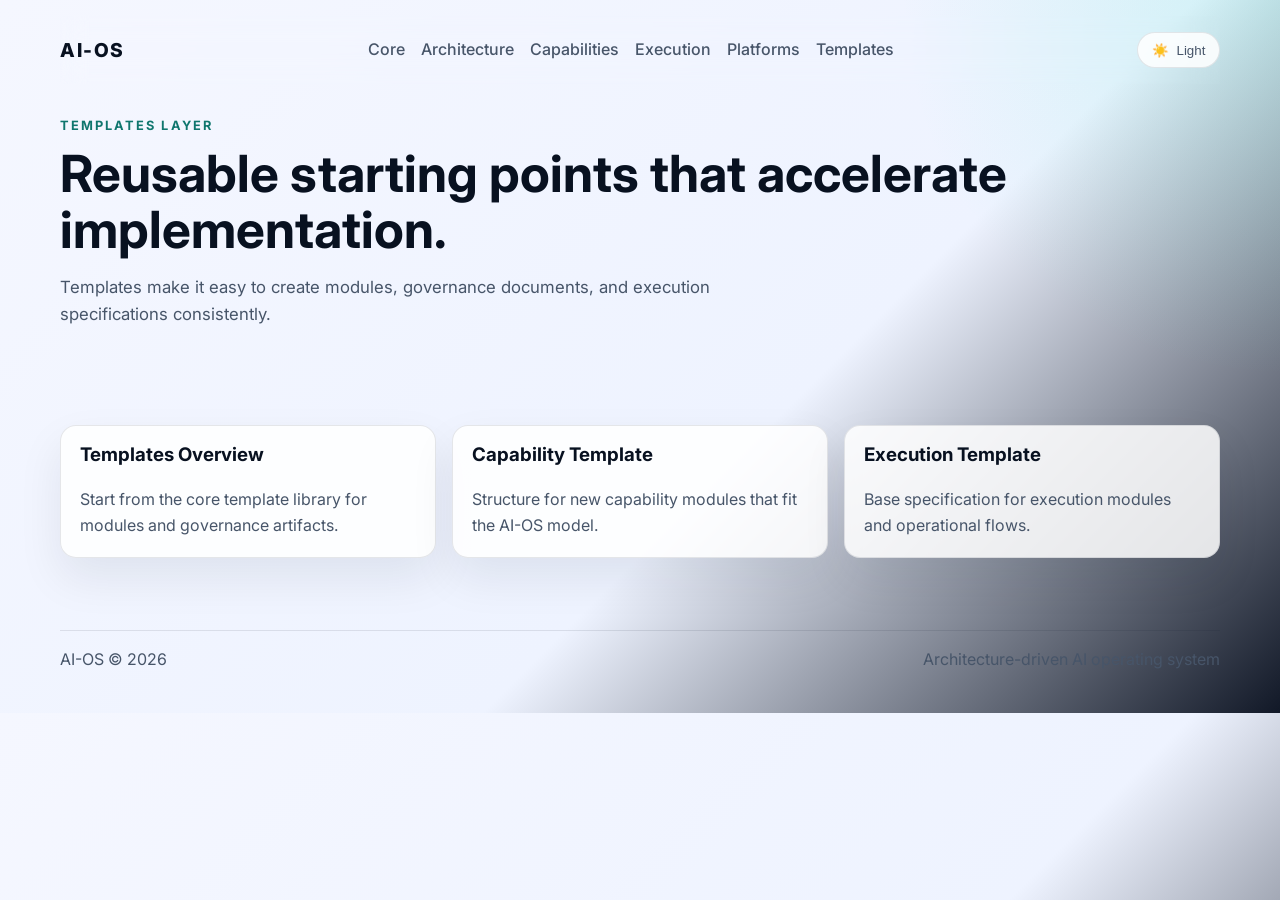
<file: docs/templates.html>
<!DOCTYPE html>
<html lang="en">
  <head>
    <meta charset="UTF-8" />
    <meta name="viewport" content="width=device-width, initial-scale=1.0" />
    <title>AI-OS — Templates Layer</title>
    <link rel="preconnect" href="https://fonts.googleapis.com" />
    <link rel="preconnect" href="https://fonts.gstatic.com" crossorigin />
    <link href="https://fonts.googleapis.com/css2?family=Inter:wght@400;500;600;700;800&display=swap" rel="stylesheet" />
    <link rel="stylesheet" href="styles.css" />
  </head>
  <body>
    <header class="hero">
      <nav class="nav container">
        <a class="brand" href="index.html">AI-OS</a>
        <div class="nav-links">
          <a href="core.html">Core</a>
          <a href="architecture.html">Architecture</a>
          <a href="capabilities.html">Capabilities</a>
          <a href="execution.html">Execution</a>
          <a href="platforms.html">Platforms</a>
          <a href="templates.html">Templates</a>
        </div>
        <button class="theme-toggle" type="button" aria-label="Toggle theme">
          <span class="theme-toggle__icon">🌙</span>
          <span class="theme-toggle__text">Dark</span>
        </button>
      </nav>
      <div class="container page-hero">
        <p class="eyebrow">Templates layer</p>
        <h1>Reusable starting points that accelerate implementation.</h1>
        <p class="hero-text">Templates make it easy to create modules, governance documents, and execution specifications consistently.</p>
      </div>
    </header>
    <main class="container page-content">
      <div class="card-grid">
        <a class="page-card reveal" href="https://github.com/ASskerGarry/AI-Operating-Architecture-Standard/blob/main/05_Templates/README.md">
          <h3>Templates Overview</h3>
          <p>Start from the core template library for modules and governance artifacts.</p>
        </a>
        <a class="page-card reveal" href="https://github.com/ASskerGarry/AI-Operating-Architecture-Standard/blob/main/02_Capability_Layer/01_Templates/00_Capability_Module_Template.md">
          <h3>Capability Template</h3>
          <p>Structure for new capability modules that fit the AI-OS model.</p>
        </a>
        <a class="page-card reveal" href="https://github.com/ASskerGarry/AI-Operating-Architecture-Standard/blob/main/03_Execution_Layer/01_Templates/01_Execution_Module_Template.md">
          <h3>Execution Template</h3>
          <p>Base specification for execution modules and operational flows.</p>
        </a>
      </div>
    </main>
    <footer class="footer">
      <div class="container footer-content">
        <span>AI-OS © <span id="year"></span></span>
        <span>Architecture-driven AI operating system</span>
      </div>
    </footer>
    <script src="script.js"></script>
  </body>
</html>
</file>
<file: styles.css>
:root {
  --bg: #07111f;
  --bg-soft: #0f172a;
  --panel: rgba(255, 255, 255, 0.05);
  --text: #eaf2ff;
  --muted: #8fa4c2;
  --accent: #5eead4;
  --accent-2: #8b5cf6;
  --border: rgba(255, 255, 255, 0.12);
  --shadow: 0 20px 45px rgba(2, 8, 23, 0.25);
}

body[data-theme='light'] {
  --bg: #f5f7ff;
  --bg-soft: #eef3ff;
  --panel: rgba(255, 255, 255, 0.85);
  --text: #081120;
  --muted: #475569;
  --accent: #0f766e;
  --accent-2: #6d28d9;
  --border: rgba(15, 23, 42, 0.1);
  --shadow: 0 20px 45px rgba(15, 23, 42, 0.08);
}

* {
  box-sizing: border-box;
}

html {
  scroll-behavior: smooth;
}

body {
  margin: 0;
  font-family: 'Inter', sans-serif;
  color: var(--text);
  background: linear-gradient(135deg, var(--bg), var(--bg-soft) 60%, #111827);
  line-height: 1.6;
  transition: background 0.3s ease, color 0.3s ease;
}

img {
  max-width: 100%;
}

.container {
  width: min(1160px, calc(100% - 2rem));
  margin: 0 auto;
}

.hero {
  padding: 1rem 0 4rem;
  background: radial-gradient(circle at top right, rgba(94, 234, 212, 0.22), transparent 28%);
}

.nav {
  display: flex;
  justify-content: space-between;
  align-items: center;
  gap: 1rem;
  padding: 1rem 0;
  position: sticky;
  top: 0;
  z-index: 10;
  backdrop-filter: blur(12px);
}

.brand {
  color: var(--text);
  text-decoration: none;
  font-size: 1.2rem;
  font-weight: 800;
  letter-spacing: 0.08em;
  text-transform: uppercase;
}

.nav-links {
  display: flex;
  gap: 1rem;
  flex-wrap: wrap;
}

.nav-links a,
.theme-toggle {
  color: var(--muted);
  text-decoration: none;
  font-weight: 500;
}

.nav-links a:hover,
.theme-toggle:hover {
  color: var(--text);
}

.theme-toggle {
  border: 1px solid var(--border);
  background: var(--panel);
  padding: 0.6rem 0.85rem;
  border-radius: 999px;
  cursor: pointer;
  display: inline-flex;
  align-items: center;
  gap: 0.5rem;
}

.hero-grid {
  display: grid;
  grid-template-columns: 1.2fr 0.8fr;
  gap: 2rem;
  align-items: center;
  padding-top: 3rem;
}

.eyebrow {
  margin: 0 0 0.5rem;
  color: var(--accent);
  font-weight: 700;
  text-transform: uppercase;
  letter-spacing: 0.16em;
  font-size: 0.8rem;
}

h1,
h2,
h3 {
  line-height: 1.1;
  margin: 0 0 0.75rem;
}

h1 {
  font-size: clamp(2rem, 4vw, 3.5rem);
}

h2 {
  font-size: clamp(1.5rem, 2.3vw, 2.2rem);
}

.hero-text {
  color: var(--muted);
  font-size: 1.05rem;
  max-width: 680px;
}

.hero-actions {
  display: flex;
  gap: 1rem;
  flex-wrap: wrap;
  margin-top: 1.5rem;
}

.btn {
  display: inline-block;
  padding: 0.85rem 1.2rem;
  border-radius: 999px;
  text-decoration: none;
  font-weight: 600;
  transition: transform 0.2s ease, background 0.2s ease;
}

.btn:hover {
  transform: translateY(-2px);
}

.btn-primary {
  background: linear-gradient(90deg, var(--accent), #22d3ee);
  color: #031018;
}

.btn-secondary {
  border: 1px solid var(--border);
  color: var(--text);
  background: rgba(255, 255, 255, 0.04);
}

.hero-card,
.card,
.panel,
.doc-item,
.page-card {
  background: var(--panel);
  border: 1px solid var(--border);
  border-radius: 1rem;
  box-shadow: var(--shadow);
}

.hero-card {
  padding: 1.5rem;
}

.hero-card ul {
  padding-left: 1.1rem;
  color: var(--muted);
}

.section {
  padding: 4rem 0;
}

.section-alt {
  background: rgba(255, 255, 255, 0.03);
}

.section-heading {
  margin-bottom: 1.5rem;
}

.split-grid {
  display: grid;
  grid-template-columns: repeat(2, 1fr);
  gap: 1rem;
}

.panel {
  padding: 1.25rem;
}

.panel p,
.card p,
.page-card p,
.page-card li {
  color: var(--muted);
  margin: 0;
}

.card-grid {
  display: grid;
  grid-template-columns: repeat(auto-fit, minmax(220px, 1fr));
  gap: 1rem;
}

.card {
  padding: 1.25rem;
}

.doc-list {
  display: grid;
  grid-template-columns: repeat(2, 1fr);
  gap: 1rem;
}

.doc-item {
  display: block;
  padding: 1rem 1.1rem;
  color: var(--text);
  text-decoration: none;
  font-weight: 600;
}

.doc-item:hover,
.page-card:hover {
  border-color: var(--accent);
  background: rgba(94, 234, 212, 0.12);
  transform: translateY(-4px);
}

.page-header {
  padding: 1rem 0 2rem;
}

.page-hero {
  padding: 2rem 0 1rem;
}

.page-content {
  padding-bottom: 3rem;
}

.page-card {
  padding: 1.2rem;
  text-decoration: none;
  color: var(--text);
  display: flex;
  flex-direction: column;
  gap: 0.6rem;
  transition: transform 0.25s ease, border-color 0.25s ease, background 0.25s ease;
}

.page-card ul {
  padding-left: 1rem;
  margin: 0;
}

.reveal {
  opacity: 0;
  transform: translateY(18px);
  transition: opacity 0.6s ease, transform 0.6s ease;
}

.reveal.visible {
  opacity: 1;
  transform: translateY(0);
}

.footer {
  padding: 1.5rem 0 2.5rem;
  color: var(--muted);
}

.footer-content {
  display: flex;
  justify-content: space-between;
  gap: 1rem;
  border-top: 1px solid var(--border);
  padding-top: 1rem;
}

@media (max-width: 800px) {
  .hero-grid,
  .split-grid,
  .doc-list {
    grid-template-columns: 1fr;
  }

  .nav {
    flex-wrap: wrap;
  }

  .footer-content {
    flex-direction: column;
  }
}
</file>
<file: docs/styles.css>
:root {
  --bg: #07111f;
  --bg-soft: #0f172a;
  --panel: rgba(255, 255, 255, 0.05);
  --text: #eaf2ff;
  --muted: #8fa4c2;
  --accent: #5eead4;
  --accent-2: #8b5cf6;
  --border: rgba(255, 255, 255, 0.12);
  --shadow: 0 20px 45px rgba(2, 8, 23, 0.25);
}

body[data-theme='light'] {
  --bg: #f5f7ff;
  --bg-soft: #eef3ff;
  --panel: rgba(255, 255, 255, 0.85);
  --text: #081120;
  --muted: #475569;
  --accent: #0f766e;
  --accent-2: #6d28d9;
  --border: rgba(15, 23, 42, 0.1);
  --shadow: 0 20px 45px rgba(15, 23, 42, 0.08);
}

* {
  box-sizing: border-box;
}

html {
  scroll-behavior: smooth;
}

body {
  margin: 0;
  font-family: 'Inter', sans-serif;
  color: var(--text);
  background: linear-gradient(135deg, var(--bg), var(--bg-soft) 60%, #111827);
  line-height: 1.6;
  transition: background 0.3s ease, color 0.3s ease;
}

img {
  max-width: 100%;
}

.container {
  width: min(1160px, calc(100% - 2rem));
  margin: 0 auto;
}

.hero {
  padding: 1rem 0 4rem;
  background: radial-gradient(circle at top right, rgba(94, 234, 212, 0.22), transparent 28%);
}

.nav {
  display: flex;
  justify-content: space-between;
  align-items: center;
  gap: 1rem;
  padding: 1rem 0;
  position: sticky;
  top: 0;
  z-index: 10;
  backdrop-filter: blur(12px);
}

.brand {
  color: var(--text);
  text-decoration: none;
  font-size: 1.2rem;
  font-weight: 800;
  letter-spacing: 0.08em;
  text-transform: uppercase;
}

.nav-links {
  display: flex;
  gap: 1rem;
  flex-wrap: wrap;
}

.nav-links a,
.theme-toggle {
  color: var(--muted);
  text-decoration: none;
  font-weight: 500;
}

.nav-links a:hover,
.theme-toggle:hover {
  color: var(--text);
}

.theme-toggle {
  border: 1px solid var(--border);
  background: var(--panel);
  padding: 0.6rem 0.85rem;
  border-radius: 999px;
  cursor: pointer;
  display: inline-flex;
  align-items: center;
  gap: 0.5rem;
}

.hero-grid {
  display: grid;
  grid-template-columns: 1.2fr 0.8fr;
  gap: 2rem;
  align-items: center;
  padding-top: 3rem;
}

.eyebrow {
  margin: 0 0 0.5rem;
  color: var(--accent);
  font-weight: 700;
  text-transform: uppercase;
  letter-spacing: 0.16em;
  font-size: 0.8rem;
}

h1,
h2,
h3 {
  line-height: 1.1;
  margin: 0 0 0.75rem;
}

h1 {
  font-size: clamp(2rem, 4vw, 3.5rem);
}

h2 {
  font-size: clamp(1.5rem, 2.3vw, 2.2rem);
}

.hero-text {
  color: var(--muted);
  font-size: 1.05rem;
  max-width: 680px;
}

.hero-actions {
  display: flex;
  gap: 1rem;
  flex-wrap: wrap;
  margin-top: 1.5rem;
}

.btn {
  display: inline-block;
  padding: 0.85rem 1.2rem;
  border-radius: 999px;
  text-decoration: none;
  font-weight: 600;
  transition: transform 0.2s ease, background 0.2s ease;
}

.btn:hover {
  transform: translateY(-2px);
}

.btn-primary {
  background: linear-gradient(90deg, var(--accent), #22d3ee);
  color: #031018;
}

.btn-secondary {
  border: 1px solid var(--border);
  color: var(--text);
  background: rgba(255, 255, 255, 0.04);
}

.hero-card,
.card,
.panel,
.doc-item,
.page-card {
  background: var(--panel);
  border: 1px solid var(--border);
  border-radius: 1rem;
  box-shadow: var(--shadow);
}

.hero-card {
  padding: 1.5rem;
}

.hero-card ul {
  padding-left: 1.1rem;
  color: var(--muted);
}

.section {
  padding: 4rem 0;
}

.section-alt {
  background: rgba(255, 255, 255, 0.03);
}

.section-heading {
  margin-bottom: 1.5rem;
}

.split-grid {
  display: grid;
  grid-template-columns: repeat(2, 1fr);
  gap: 1rem;
}

.panel {
  padding: 1.25rem;
}

.panel p,
.card p,
.page-card p,
.page-card li {
  color: var(--muted);
  margin: 0;
}

.card-grid {
  display: grid;
  grid-template-columns: repeat(auto-fit, minmax(220px, 1fr));
  gap: 1rem;
}

.card {
  padding: 1.25rem;
}

.doc-list {
  display: grid;
  grid-template-columns: repeat(2, 1fr);
  gap: 1rem;
}

.doc-item {
  display: block;
  padding: 1rem 1.1rem;
  color: var(--text);
  text-decoration: none;
  font-weight: 600;
}

.doc-item:hover,
.page-card:hover {
  border-color: var(--accent);
  background: rgba(94, 234, 212, 0.12);
  transform: translateY(-4px);
}

.page-header {
  padding: 1rem 0 2rem;
}

.page-hero {
  padding: 2rem 0 1rem;
}

.page-content {
  padding-bottom: 3rem;
}

.page-card {
  padding: 1.2rem;
  text-decoration: none;
  color: var(--text);
  display: flex;
  flex-direction: column;
  gap: 0.6rem;
  transition: transform 0.25s ease, border-color 0.25s ease, background 0.25s ease;
}

.page-card ul {
  padding-left: 1rem;
  margin: 0;
}

.reveal {
  opacity: 0;
  transform: translateY(18px);
  transition: opacity 0.6s ease, transform 0.6s ease;
}

.reveal.visible {
  opacity: 1;
  transform: translateY(0);
}

.footer {
  padding: 1.5rem 0 2.5rem;
  color: var(--muted);
}

.footer-content {
  display: flex;
  justify-content: space-between;
  gap: 1rem;
  border-top: 1px solid var(--border);
  padding-top: 1rem;
}

@media (max-width: 800px) {
  .hero-grid,
  .split-grid,
  .doc-list {
    grid-template-columns: 1fr;
  }

  .nav {
    flex-wrap: wrap;
  }

  .footer-content {
    flex-direction: column;
  }
}
</file>
